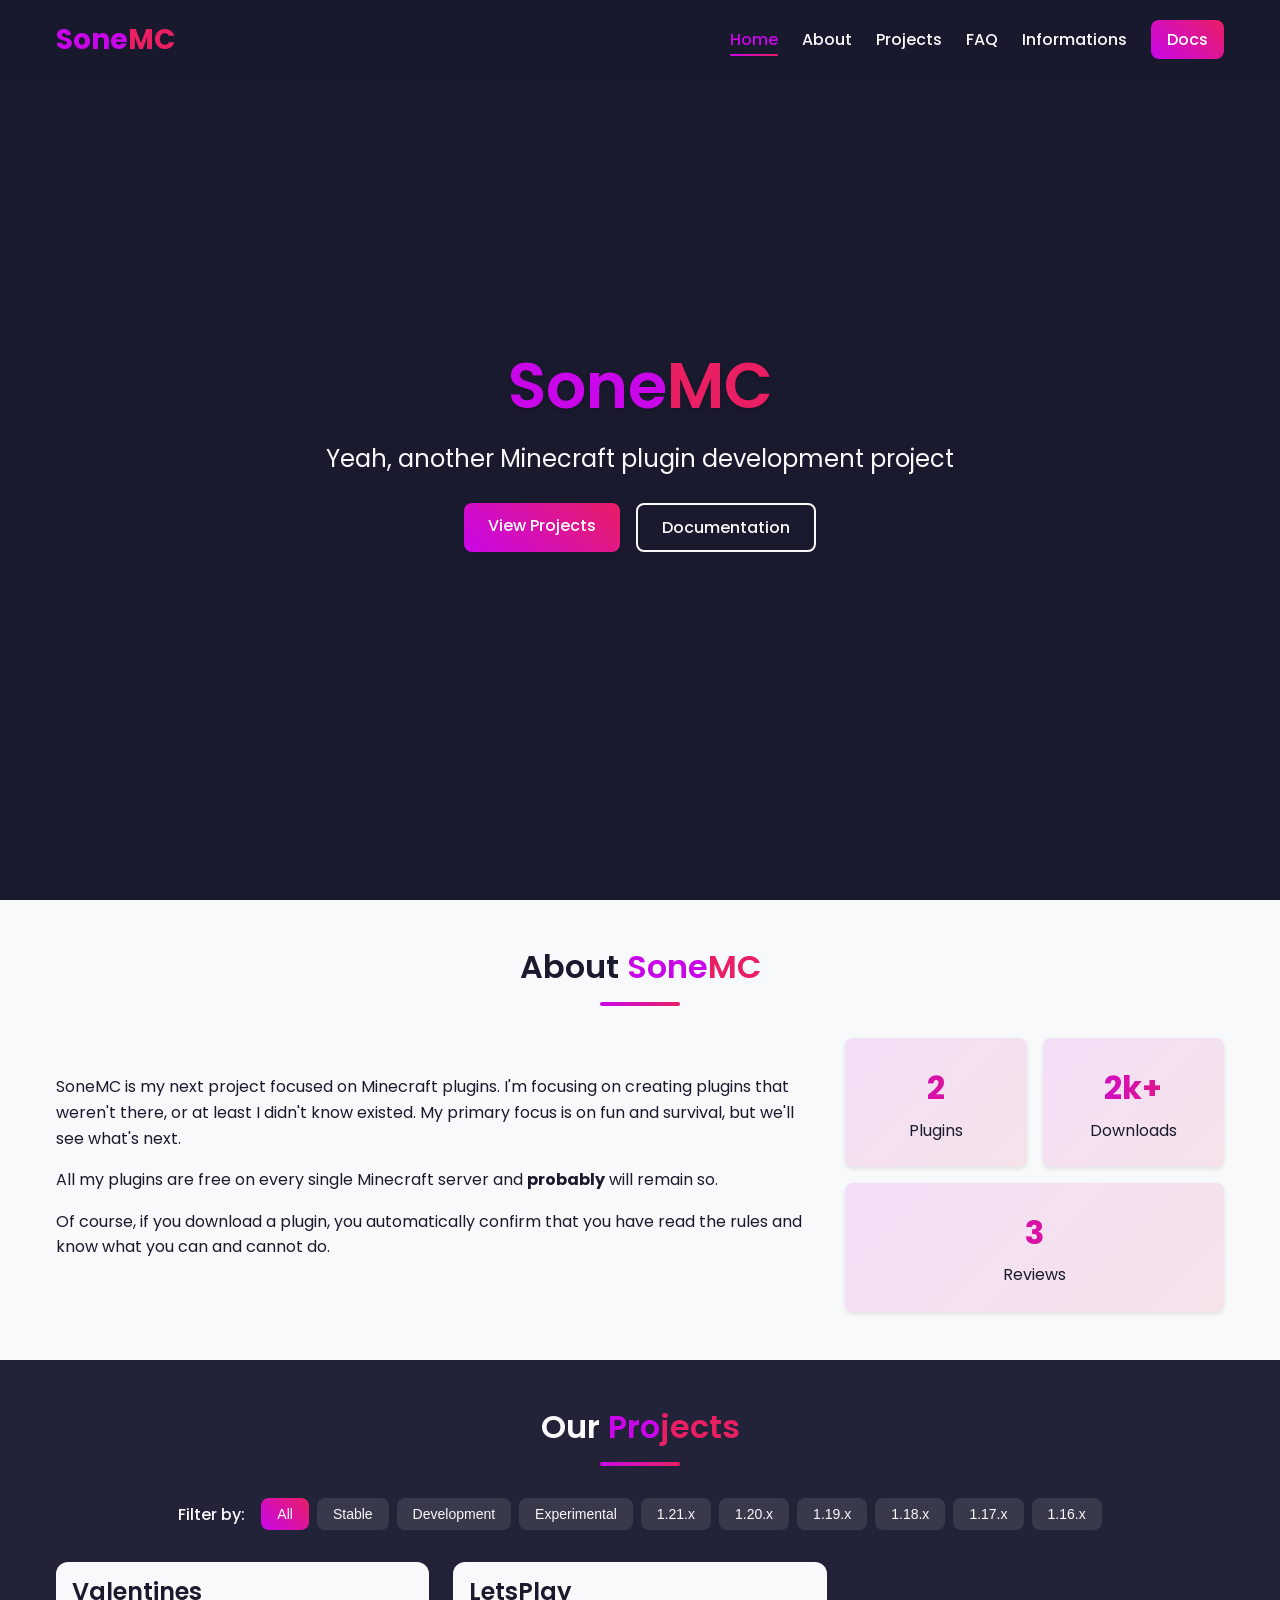
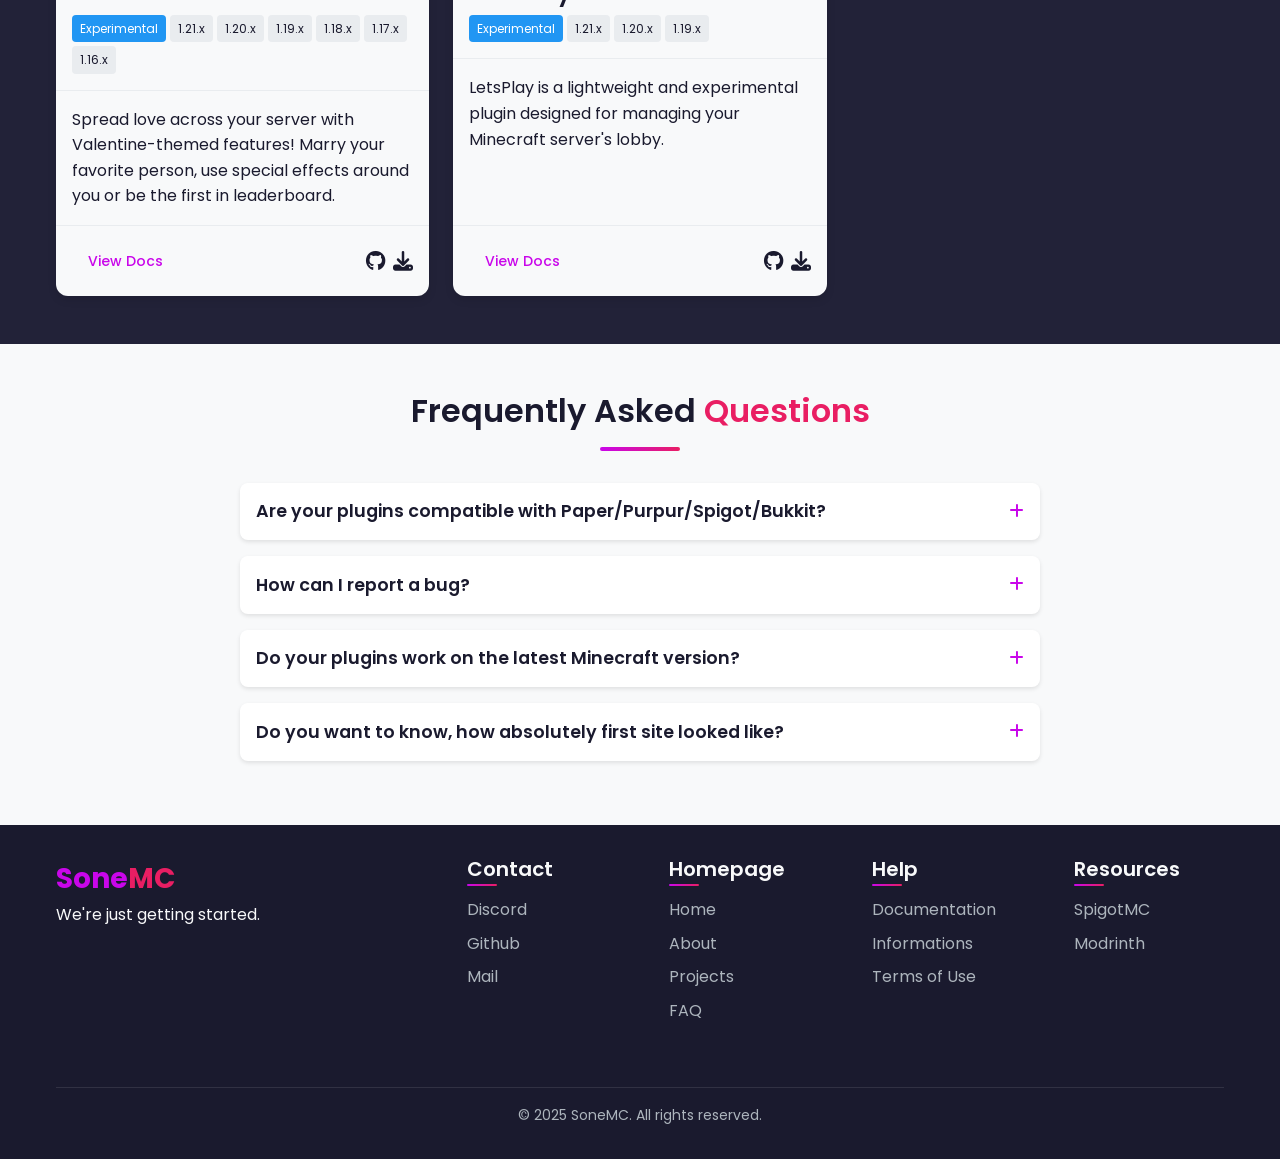
<file: index.html>
<!DOCTYPE html>
    <!-- Website is tested only on large screen (not mobiles) -->
    <!-- Website is tested only on large screen (not mobiles) -->
    <!-- Website is tested only on large screen (not mobiles) -->
<html lang="en">
<head>
    <meta charset="UTF-8">
    <meta name="viewport" content="width=device-width, initial-scale=1.0">
    <title>SoneMC - Homepage</title>

     <!-- SEO -->
    <meta name="keywords" content="Minecraft Plugins, SoneMC, Spigot, Paper, Plugin Development, Minecraft 1.20+, Minecraft Servers, Plugins, Mc">
    <meta name="description" content="SoneMC - Minecraft Plugin Development for 1.20+">
    <meta name="author" content="SoneMC, Wejkey">
    
    <!-- Discord & others -->
    <meta property="og:description" content="Free to use Minecraft plugins focused on Fun and Moderation. Primarly developed for versions 1.20 and above.">
    <meta property="og:image" content="https://github.com/SoneMCPL/Images/raw/main/website/SoneMC(PNG).png">
    <meta property="og:title" content="SoneMC - Minecraft Plugin Development">
    <meta property="og:url" content="https://sonemc.pages.dev">
    <meta property="og:type" content="website">

    <!-- Perf -->
    <link rel="dns-prefetch" href="https://cdnjs.cloudflare.com">
    <link rel="canonical" href="https://sonemc.pages.dev">

    <!-- Styles -->
    <link rel="stylesheet" href="assets/css/media.css">
    <link rel="stylesheet" href="assets/css/mediaglobal.css">
    <link rel="stylesheet" href="assets/css/global.css">
    <link rel="stylesheet" href="assets/css/main.css">
    <link rel="stylesheet" href="assets/css/scrollbar.css">
    <link rel="stylesheet" href="https://cdnjs.cloudflare.com/ajax/libs/font-awesome/6.4.0/css/all.min.css">
    <link rel="icon" href="assets/img/favicon.png">
</head>
<body>
    <header>
        <nav class="container">
            <div class="logo">
                <a href="index.html">
                    <span class="logo-sone">Sone</span><span class="logo-mc">MC</span>
                </a>
            </div>
            <div class="nav-toggle">
                <span></span>
                <span></span>
                <span></span>
            </div>
            <ul class="nav-links">
                <li><a href="#home" class="active">Home</a></li>
                <li><a href="#about">About</a></li>
                <li><a href="#projects">Projects</a></li>
                <li><a href="#faq">FAQ</a></li>
                <li><a href="information/index.html">Informations</a></li>
                <li><a href="docs/index.html" class="nav-docs">Docs</a></li>
            </ul>
        </nav>
    </header>

    <section id="home" class="hero">
        <div class="container">
            <div class="hero-content">
                <h1><span class="text-primary">Sone</span><span class="text-secondary">MC</span></h1>
                <p class="hero-tagline">Yeah, another Minecraft plugin development project</p>
                <div class="hero-buttons">
                    <a href="#projects" class="btn btn-primary">View Projects</a>
                    <a href="docs/index.html" class="btn btn-outline">Documentation</a>
                </div>
            </div>
        </div>
        <div class="hero-bg"></div>
    </section>

<!-- Devend    <section class="info-card">
        <div class="container">
            <div class="info-card-content">
                <h3><i class="fa-solid fa-circle-exclamation"></i> Development temporarily suspended</h3>
            </div>
        </div>
    </section> -->
    
    <section id="about" class="about section-padding">
        <div class="container">
            <div class="section-header">
                <h2>About <span class="text-primary">Sone</span><span class="text-secondary">MC</span></h2>
                <div class="section-line"></div>
            </div>
            <div class="about-content">
                <div class="about-text">
                    <p>SoneMC is my next project focused on Minecraft plugins. I'm focusing on creating plugins that weren't there, or at least I didn't know existed. My primary focus is on fun and survival, but we'll see what's next.</p>
                    <p>All my plugins are free on every single Minecraft server and <b>probably</b> will remain so.</p>
                    <p>Of course, if you download a plugin, you automatically confirm that you have read the rules and know what you can and cannot do.</p>
                </div>
                <div class="about-stats">
                    <div class="stat-item">
                        <div class="stat-number">2</div>
                        <div class="stat-label">Plugins</div>
                    </div>
                    <div class="stat-item">
                        <div class="stat-number">2k+</div>
                        <div class="stat-label">Downloads</div>
                    </div>
                    <div class="stat-item">
                        <div class="stat-number">3</div>
                        <div class="stat-label">Reviews</div>
                    </div>
                </div>
            </div>
        </div>
    </section>

    <section id="projects" class="projects section-padding section-dark">
        <div class="container">
            <div class="section-header">
                <h2>Our <span class="text-primary">Pro</span><span class="text-secondary">jects</span></h2>
                <div class="section-line"></div>
            </div>
            <div class="filter-container">
                <div class="filter-label">Filter by:</div>
                <div class="filter-buttons">
                    <button class="filter-btn active" data-filter="all">All</button>
                    <button class="filter-btn" data-filter="stable">Stable</button>
                    <button class="filter-btn" data-filter="development">Development</button>
                    <button class="filter-btn" data-filter="experimental">Experimental</button>
                    <button class="filter-btn" data-filter="1.21">1.21.x</button>
                    <button class="filter-btn" data-filter="1.20">1.20.x</button>
                    <button class="filter-btn" data-filter="1.19">1.19.x</button>
                    <button class="filter-btn" data-filter="1.18">1.18.x</button>
                    <button class="filter-btn" data-filter="1.17">1.17.x</button>
                    <button class="filter-btn" data-filter="1.16">1.16.x</button>
                </div>
            </div>
            <div class="projects-grid">
                <!-- Another project -->
                <div class="project-card" data-categories="experimental 1.21 1.20 1.19 1.18 1.17 1.16">
                    <div class="project-header">
                        <h3>Valentines</h3>
                        <div class="project-tags">
                            <span class="tag tag-experimental">Experimental</span>
                            <span class="tag">1.21.x</span>
                            <span class="tag">1.20.x</span>
                            <span class="tag">1.19.x</span>
                            <span class="tag">1.18.x</span>
                            <span class="tag">1.17.x</span>
                            <span class="tag">1.16.x</span>
                        </div>
                    </div>
                    <div class="project-body">
                        <p>Spread love across your server with Valentine-themed features! Marry your favorite person, use special effects around you or be the first in leaderboard.</p>
                    </div>
                    <div class="project-footer">
                        <a href="docs/plugins/valentines/index.html" class="btn btn-sm">View Docs</a>
                        <div class="project-links">
                            <a href="https://github.com/SoneMCPL/Valentines/releases" class="project-link"><i class="fab fa-github"></i></a>
                            <a href="https://www.spigotmc.org/resources/valentines.122853/download?version=588668" class="project-link"><i class="fas fa-download"></i></a>
                        </div>
                    </div>
                </div>
                <!-- Another project -->
                <div class="project-card" data-categories="experimental 1.21 1.20 1.19">
                    <div class="project-header">
                        <h3>LetsPlay</h3>
                        <div class="project-tags">
                            <span class="tag tag-experimental">Experimental</span>
                            <span class="tag">1.21.x</span>
                            <span class="tag">1.20.x</span>
                            <span class="tag">1.19.x</span>
                        </div>
                    </div>
                    <div class="project-body">
                        <p>LetsPlay is a lightweight and experimental plugin designed for managing your Minecraft server's lobby.</p>
                    </div>
                    <div class="project-footer">
                        <a href="docs/plugins/letsplay/index.html" class="btn btn-sm">View Docs</a>
                        <div class="project-links">
                            <a href="https://github.com/SoneMCPL/LetsPlay/releases" class="project-link"><i class="fab fa-github"></i></a>
                            <a href="https://www.spigotmc.org/resources/letsplay.124771/download?version=588318" class="project-link"><i class="fas fa-download"></i></a>
                        </div>
                    </div>
                </div>
            </div>
        </div>
    </section>

    <section id="faq" class="faq section-padding">
        <div class="container">
            <div class="section-header">
                <h2>Frequently Asked <span class="text-secondary">Questions</span></h2>
                <div class="section-line"></div>
            </div>
            <div class="faq-container">
                <div class="faq-item">
                    <div class="faq-question">
                        <h3>Are your plugins compatible with Paper/Purpur/Spigot/Bukkit?</h3>
                        <span class="faq-toggle"><i class="fas fa-plus"></i></span>
                    </div>
                    <div class="faq-answer">
                        <p>Yes, these plugins are compatible with these server softwares.</p>
                    </div>
                </div>
                <div class="faq-item">
                    <div class="faq-question">
                        <h3>How can I report a bug?</h3>
                        <span class="faq-toggle"><i class="fas fa-plus"></i></span>
                    </div>
                    <div class="faq-answer">
                        <p>The best way you can report a bug, is through Discord server.</p>
                    </div>
                </div>
                <div class="faq-item">
                    <div class="faq-question">
                        <h3>Do your plugins work on the latest Minecraft version?</h3>
                        <span class="faq-toggle"><i class="fas fa-plus"></i></span>
                    </div>
                    <div class="faq-answer">
                        <p>Yes, my priority are the newest Minecraft versions.</p>
                    </div>
                </div>
                <div class="faq-item">
                    <div class="faq-question">
                        <h3>Do you want to know, how absolutely first site looked like?</h3>
                        <span class="faq-toggle"><i class="fas fa-plus"></i></span>
                    </div>
                    <div class="faq-answer">
                        <p>This design is new. Its from April 29, 2025 and it is third redesign update of this site. You can check how it looked <a href="old/index.html">before</a>.</p>
                    </div>
                </div>
            </div>
        </div>
    </section>

    <footer>
        <div class="container">
            <div class="footer-content">
                <div class="footer-logo">
                    <span class="logo-sone">Sone</span><span class="logo-mc">MC</span>
                    <p>We're just getting started.</p>
                </div>
            
                <div class="footer-links">
                    <div class="footer-section">
                        <h3>Contact</h3>
                        <ul>
                            <li><a href="https://discord.gg/DxpqN5WXRt">Discord</a></li>
                            <li><a href="https://github.com/SoneMCPL">Github</a></li>
                            <li><a href="mailto:sonemcpl@gmail.com">Mail</a></li>
                        </ul>
                    </div>
                    <div class="footer-section">
                        <h3>Homepage</h3>
                        <ul>
                            <li><a href="https://sonemc.pages.dev/#home">Home</a></li>
                            <li><a href="https://sonemc.pages.dev/#about">About</a></li>
                            <li><a href="https://sonemc.pages.dev/#projects">Projects</a></li>
                            <li><a href="https://sonemc.pages.dev/#faq">FAQ</a></li>
                        </ul>
                    </div>
                    <div class="footer-section">
                        <h3>Help</h3>
                        <ul>
                            <li><a href="https://sonemc.pages.dev/docs">Documentation</a></li>
                            <li><a href="https://sonemc.pages.dev/information">Informations</a></li>
                            <li><a href="https://sonemc.pages.dev/terms">Terms of Use</a></li>
                        </ul>
                    </div>
                    <div class="footer-section">
                        <h3>Resources</h3>
                        <ul>
                            <li><a href="https://www.spigotmc.org/members/sonemc.2226356/">SpigotMC</a></li>
                            <li><a href="https://modrinth.com/user/SoneMC">Modrinth</a></li>
                        </ul>
                    </div>
                </div>
            </div>
            
            <div class="footer-bottom">
                <p>&copy; 2025 SoneMC. All rights reserved.</p>
            </div>
        </div>
    </footer>

    <div class="back-to-top">
        <i class="fas fa-arrow-up"></i>
    </div>

    <script src="assets/js/global.js"></script>
    <script src="assets/js/main.js"></script>
</body>
</html>
</file>
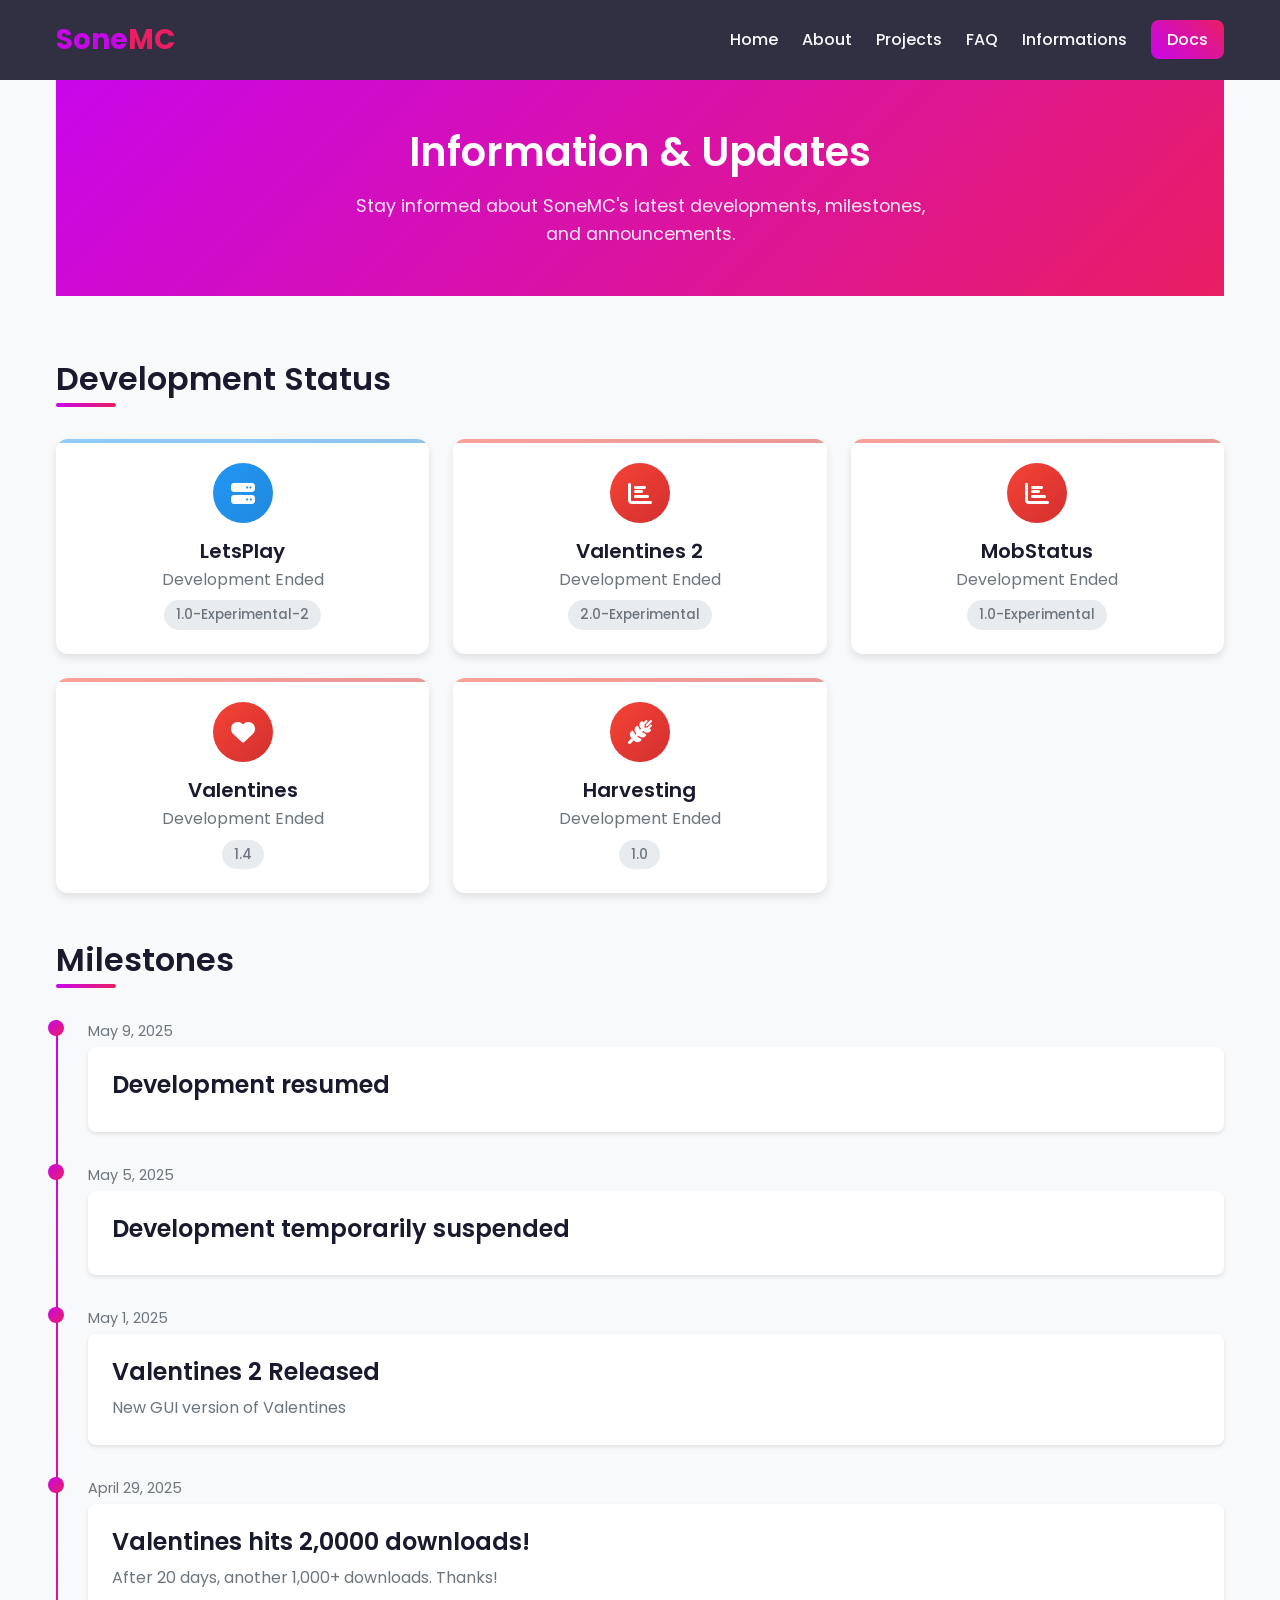
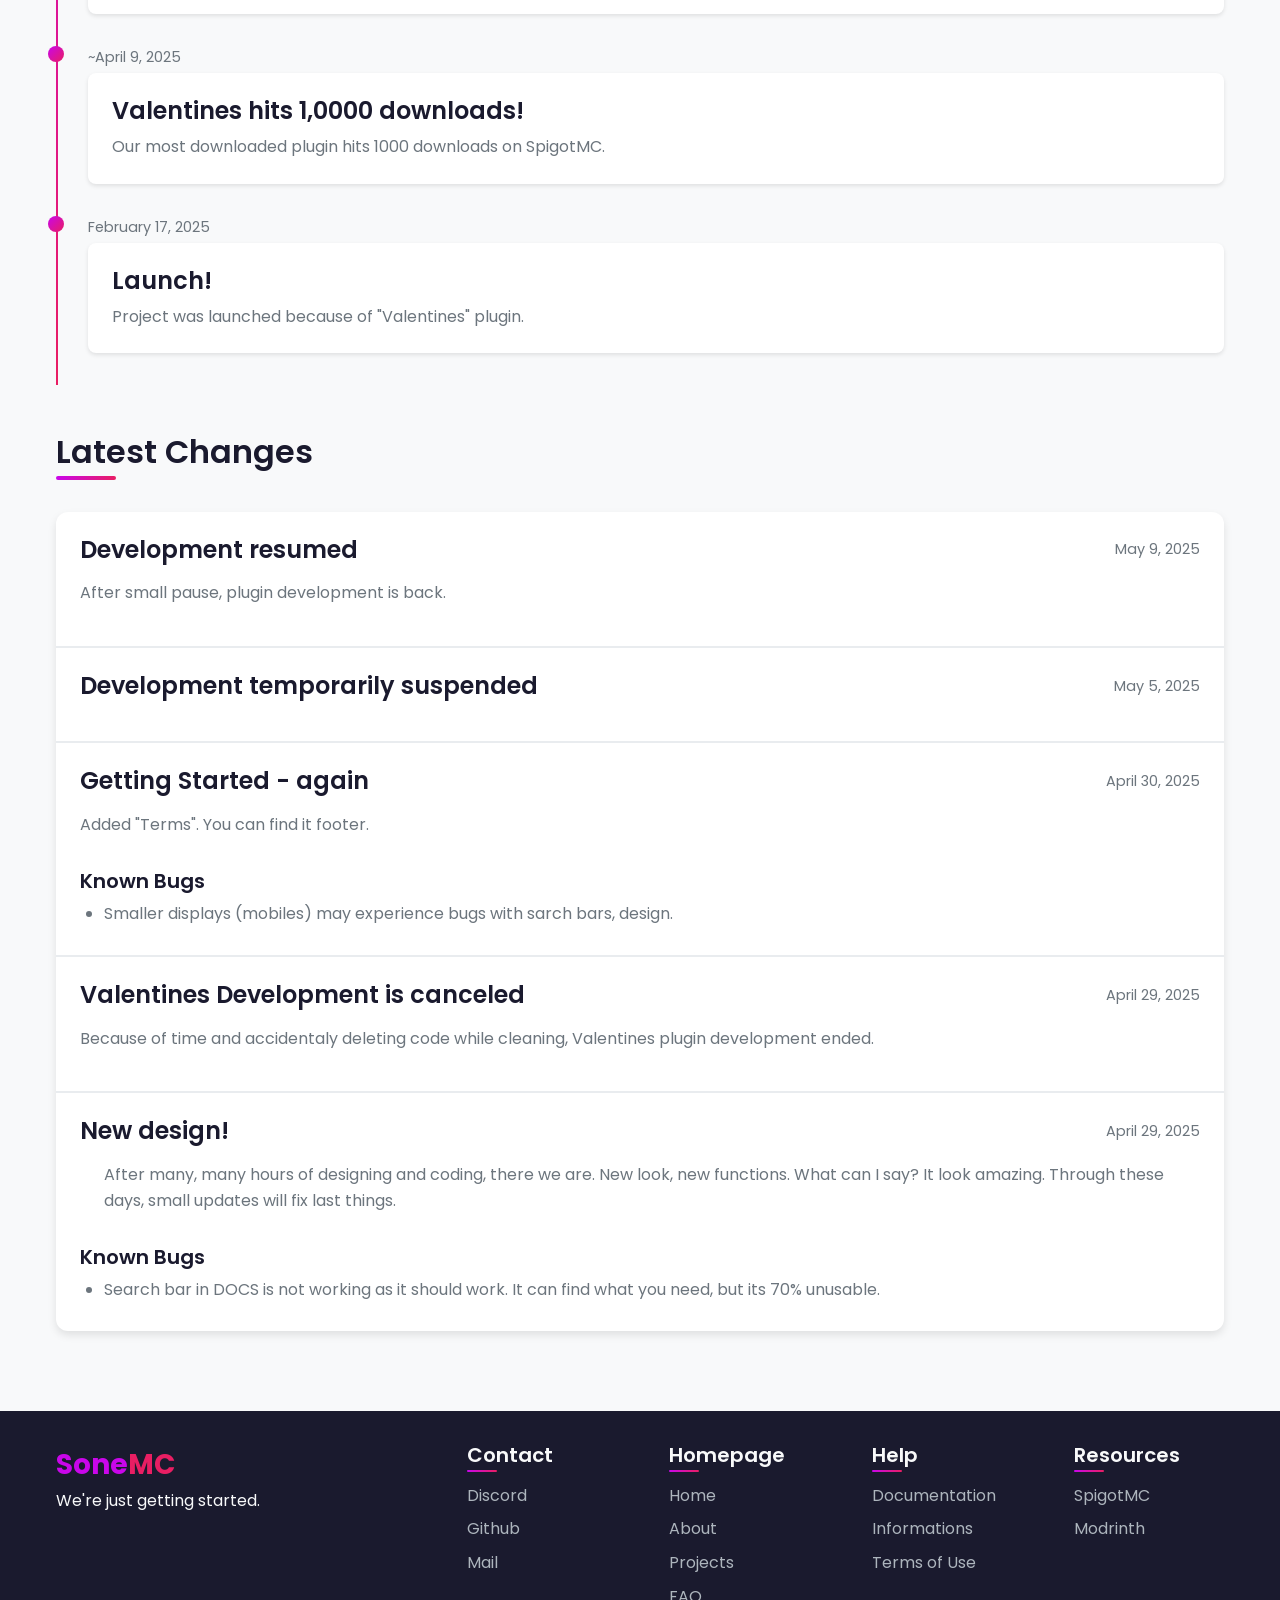
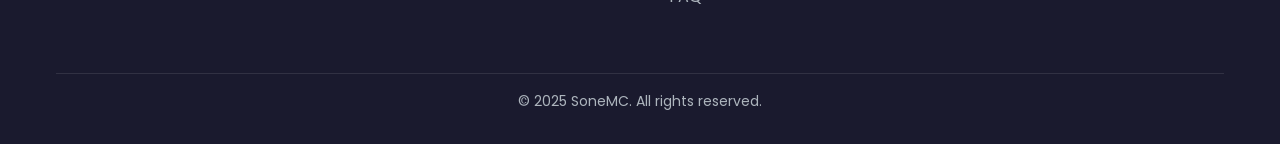
<file: information/index.html>
<!DOCTYPE html>
<html lang="en">
<head>
    <meta charset="UTF-8">
    <meta name="viewport" content="width=device-width, initial-scale=1.0">
    <title>SoneMC - Informations</title>

    <!-- SEO -->
    <meta name="keywords" content="Minecraft Plugins, SoneMC, Spigot, Paper, Plugin Development, Minecraft 1.20+, Minecraft Servers, Plugins, Mc">
    <meta name="description" content="SoneMC - Minecraft Plugin Development for 1.20+">
    <meta name="author" content="SoneMC, Wejkey">
    
    <!-- Discord & others -->
    <meta property="og:description" content="Free to use Minecraft plugins focused on Fun and Moderation. Primarly developed for versions 1.20 and above.">
    <meta property="og:image" content="https://github.com/SoneMCPL/Images/raw/main/website/SoneMC(PNG).png">
    <meta property="og:title" content="SoneMC - Minecraft Plugin Development">
    <meta property="og:url" content="https://sonemc.pages.dev">
    <meta property="og:type" content="website">
 
    <!-- Perf -->
    <link rel="dns-prefetch" href="https://cdnjs.cloudflare.com">
    <link rel="canonical" href="https://sonemc.pages.dev">
 
    <!-- Styles -->
    <link rel="stylesheet" href="../assets/css/media.css">
    <link rel="stylesheet" href="../assets/css/mediaglobal.css">
    <link rel="stylesheet" href="../assets/css/global.css">
    <link rel="stylesheet" href="../assets/css/information.css">
    <link rel="stylesheet" href="../assets/css/scrollbar.css">
    <link rel="stylesheet" href="https://cdnjs.cloudflare.com/ajax/libs/font-awesome/6.4.0/css/all.min.css">
    <link rel="icon" href="../assets/img/favicon.png">
</head>
<body>
    <header>
        <nav class="container">
            <div class="logo">
                <a href="../index.html">
                    <span class="logo-sone">Sone</span><span class="logo-mc">MC</span>
                </a>
            </div>
            <div class="nav-toggle">
                <span></span>
                <span></span>
                <span></span>
            </div>
            <ul class="nav-links">
                <li><a href="../index.html">Home</a></li>
                <li><a href="../index.html#about">About</a></li>
                <li><a href="../index.html#projects">Projects</a></li>
                <li><a href="../index.html#faq">FAQ</a></li>
                <li><a href="../information/index.html">Informations</a></li>
                <li><a href="../docs/index.html" class="nav-docs">Docs</a></li>
            </ul>
        </nav>
    </header>

    <main class="info-container">
        <div class="container">
            <div class="info-header">
                <h1>Information & Updates</h1>
                <p>Stay informed about SoneMC's latest developments, milestones, and announcements.</p>
            </div>

            <div class="info-sections">
                <section class="info-section">
                    <h2>Development Status</h2>
                    <div class="status-grid">

                        <div class="status-card experimental">
                            <div class="status-icon">
                                <i class="fa-solid fa-server"></i>
                            </div>
                            <h3>LetsPlay</h3>
                            <p>Development Ended</p>
                            <span class="status-badge">1.0-Experimental-2</span>
                        </div>

                        <div class="status-card ended">
                            <div class="status-icon">
                                <i class="fas fa-chart-bar"></i>
                            </div>
                            <h3>Valentines 2</h3>
                            <p>Development Ended</p>
                            <span class="status-badge">2.0-Experimental</span>
                        </div>

                        <div class="status-card ended">
                            <div class="status-icon">
                                <i class="fas fa-chart-bar"></i>
                            </div>
                            <h3>MobStatus</h3>
                            <p>Development Ended</p>
                            <span class="status-badge">1.0-Experimental</span>
                        </div>

                        <div class="status-card ended">
                            <div class="status-icon">
                                <i class="fas fa-heart"></i>
                            </div>
                            <h3>Valentines</h3>
                            <p>Development Ended</p>
                            <span class="status-badge">1.4</span>
                        </div>

                        <div class="status-card ended">
                            <div class="status-icon">
                                <i class="fas fa-wheat-awn"></i>
                            </div>
                            <h3>Harvesting</h3>
                            <p>Development Ended</p>
                            <span class="status-badge">1.0</span>
                        </div>
        
                    </div>
                </section>

                <section class="info-section">
                    <h2>Milestones</h2>
                    <div class="timeline">
                        <div class="timeline-item">
                            <div class="timeline-date">May 9, 2025</div>
                            <div class="timeline-content">
                                <h3>Development resumed</h3>
                            </div>
                        </div>
                        <div class="timeline-item">
                            <div class="timeline-date">May 5, 2025</div>
                            <div class="timeline-content">
                                <h3>Development temporarily suspended</h3>
                            </div>
                        </div>
                        <div class="timeline-item">
                            <div class="timeline-date">May 1, 2025</div>
                            <div class="timeline-content">
                                <h3>Valentines 2 Released</h3>
                                <p>New GUI version of Valentines</p>
                            </div>
                        </div>
                        <div class="timeline-item">
                            <div class="timeline-date">April 29, 2025</div>
                            <div class="timeline-content">
                                <h3>Valentines hits 2,0000 downloads!</h3>
                                <p>After 20 days, another 1,000+ downloads. Thanks!</p>
                            </div>
                        </div>
                        <div class="timeline-item">
                            <div class="timeline-date">~April 9, 2025</div>
                            <div class="timeline-content">
                                <h3>Valentines hits 1,0000 downloads!</h3>
                                <p>Our most downloaded plugin hits 1000 downloads on SpigotMC.</p>
                            </div>
                        </div>
                        <div class="timeline-item">
                            <div class="timeline-date">February 17, 2025</div>
                            <div class="timeline-content">
                                <h3>Launch!</h3>
                                <p>Project was launched because of "Valentines" plugin.</p>
                            </div>
                        </div>
                    </div>
                </section>

                <section class="info-section">
                    <h2>Latest Changes</h2>
                    <div class="changelog">

                        <div class="changelog-version">
                            <div class="version-header">
                                <h3>Development resumed</h3>
                                <span class="version-date">May 9, 2025</span>
                            </div>
                            <div class="version-changes">
                                <div class="change-type">
                                    <p>After small pause, plugin development is back.</p>
                                </div>
                            </div>
                        </div>
                        
                        <div class="changelog-version">
                            <div class="version-header">
                                <h3>Development temporarily suspended</h3>
                                <span class="version-date">May 5, 2025</span>
                            </div>
                        </div>

                        <div class="changelog-version">
                            <div class="version-header">
                                <h3>Getting Started - again</h3>
                                <span class="version-date">April 30, 2025</span>
                            </div>
                            <div class="version-changes">
                                <div class="change-type">
                                    <p>Added "Terms". You can find it footer.</p>
                                </div>
                                <div class="change-type">
                                    <h4>Known Bugs</h4>
                                    <ul>
                                        <li>Smaller displays (mobiles) may experience bugs with sarch bars, design.</li>
                                    </ul>
                                </div>
                            </div>
                        </div>

                        <div class="changelog-version">
                            <div class="version-header">
                                <h3>Valentines Development is canceled</h3>
                                <span class="version-date">April 29, 2025</span>
                            </div>
                            <div class="version-changes">
                                <div class="change-type">
                                    <p>Because of time and accidentaly deleting code while cleaning, Valentines plugin development ended.</p>
                                </div>
                            </div>
                        </div>

                        <div class="changelog-version">
                            <div class="version-header">
                                <h3>New design!</h3>
                                <span class="version-date">April 29, 2025</span>
                            </div>
                            <div class="version-changes">
                                <div class="change-type">
                                    <ul>
                                        <p>After many, many hours of designing and coding, there we are. New look, new functions. What can I say? It look amazing.
                                           Through these days, small updates will fix last things.
                                        </p>
                                    </ul>
                                </div>
                                <div class="change-type">
                                    <h4>Known Bugs</h4>
                                    <ul>
                                        <li>Search bar in DOCS is not working as it should work. It can find what you need, but its 70% unusable.</li>
                                    </ul>
                                </div>
                            </div>
                        </div>

                    </div>
                </section>

            </div>
        </div>
    </main>

    <footer>
        <div class="container">
            <div class="footer-content">
                <div class="footer-logo">
                    <span class="logo-sone">Sone</span><span class="logo-mc">MC</span>
                    <p>We're just getting started.</p>
                </div>
            
                <div class="footer-links">
                    <div class="footer-section">
                        <h3>Contact</h3>
                        <ul>
                            <li><a href="https://discord.gg/DxpqN5WXRt">Discord</a></li>
                            <li><a href="https://github.com/SoneMCPL">Github</a></li>
                            <li><a href="mailto:sonemcpl@gmail.com">Mail</a></li>
                        </ul>
                    </div>
                    <div class="footer-section">
                        <h3>Homepage</h3>
                        <ul>
                            <li><a href="https://sonemc.pages.dev/#home">Home</a></li>
                            <li><a href="https://sonemc.pages.dev/#about">About</a></li>
                            <li><a href="https://sonemc.pages.dev/#projects">Projects</a></li>
                            <li><a href="https://sonemc.pages.dev/#faq">FAQ</a></li>
                        </ul>
                    </div>
                    <div class="footer-section">
                        <h3>Help</h3>
                        <ul>
                            <li><a href="https://sonemc.pages.dev/docs">Documentation</a></li>
                            <li><a href="https://sonemc.pages.dev/information">Informations</a></li>
                            <li><a href="https://sonemc.pages.dev/terms">Terms of Use</a></li>
                        </ul>
                    </div>
                    <div class="footer-section">
                        <h3>Resources</h3>
                        <ul>
                            <li><a href="https://www.spigotmc.org/members/sonemc.2226356/">SpigotMC</a></li>
                            <li><a href="https://modrinth.com/user/SoneMC">Modrinth</a></li>
                        </ul>
                    </div>
                </div>
            </div>
            
            <div class="footer-bottom">
                <p>&copy; 2025 SoneMC. All rights reserved.</p>
            </div>
        </div>
    </footer>

    <div class="back-to-top">
        <i class="fas fa-arrow-up"></i>
    </div>

    <script src="../assets/js/global.js"></script>
</body>
</html>
</file>
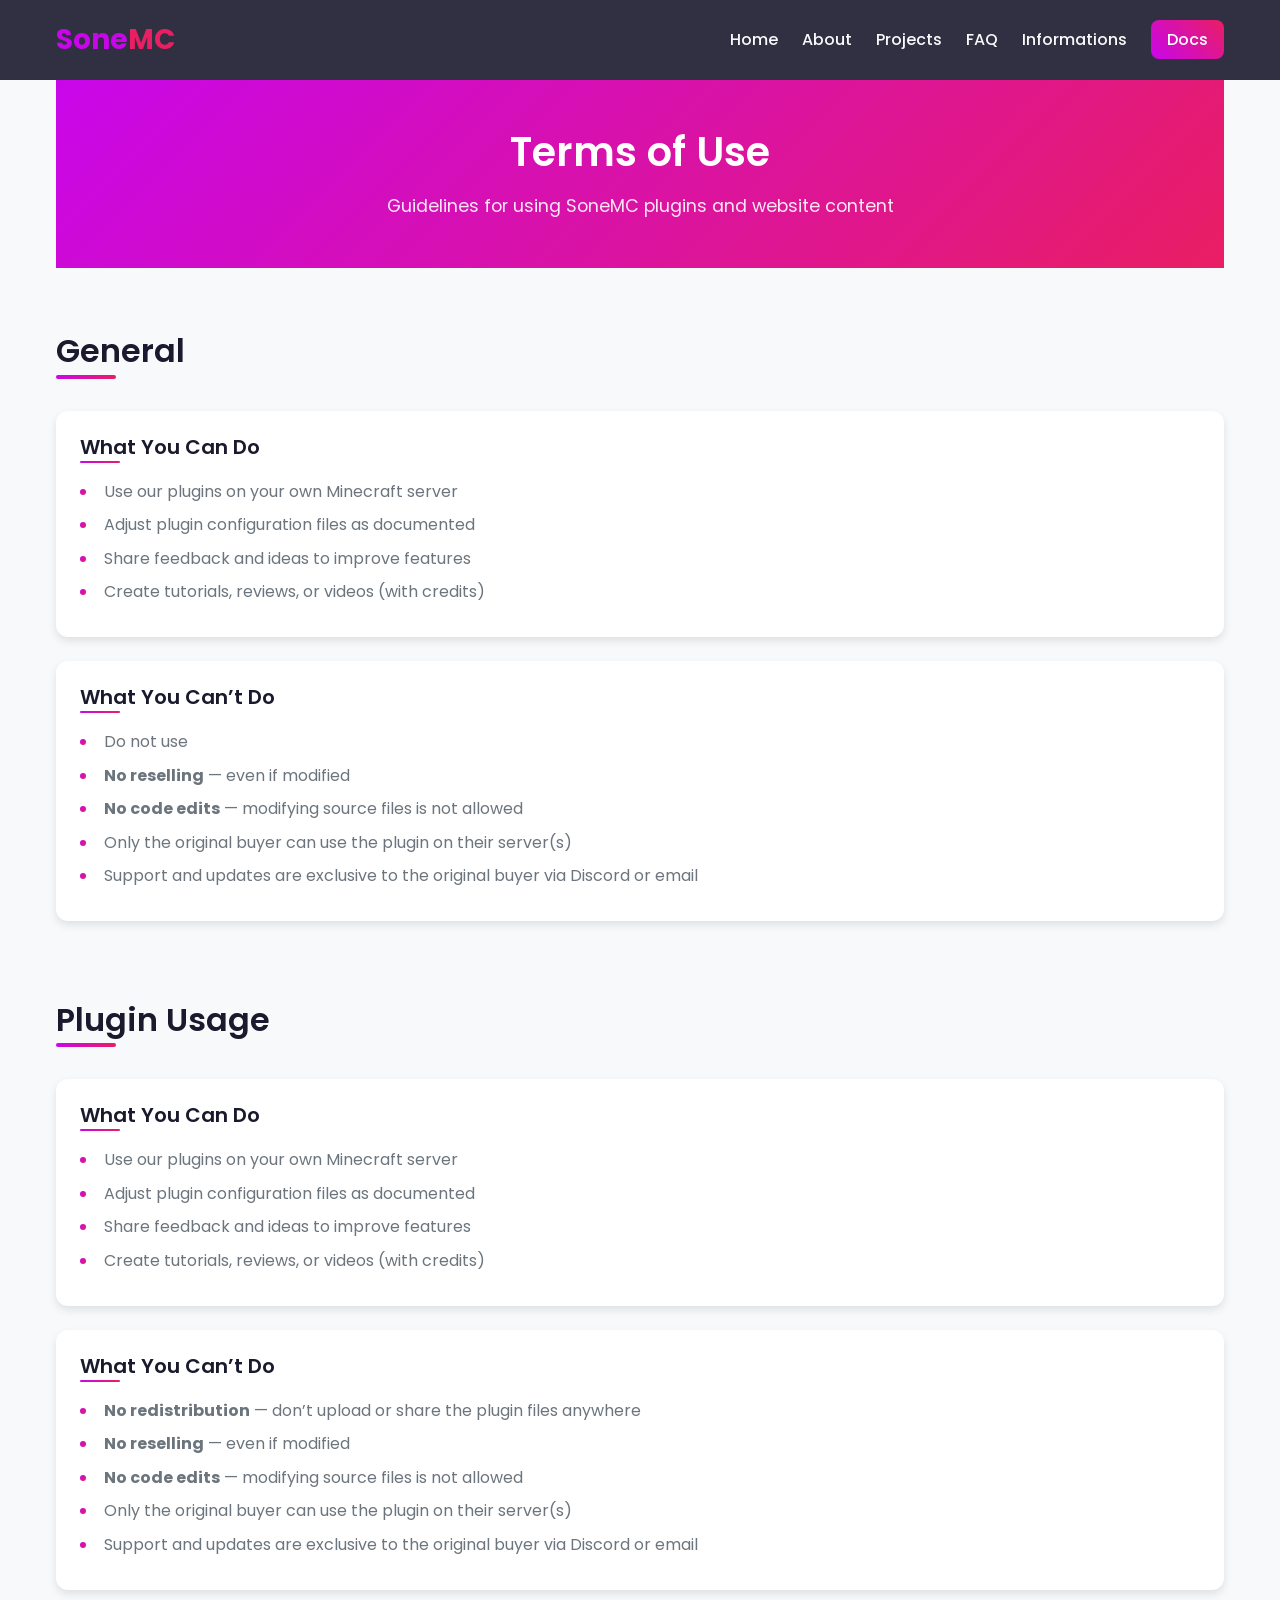
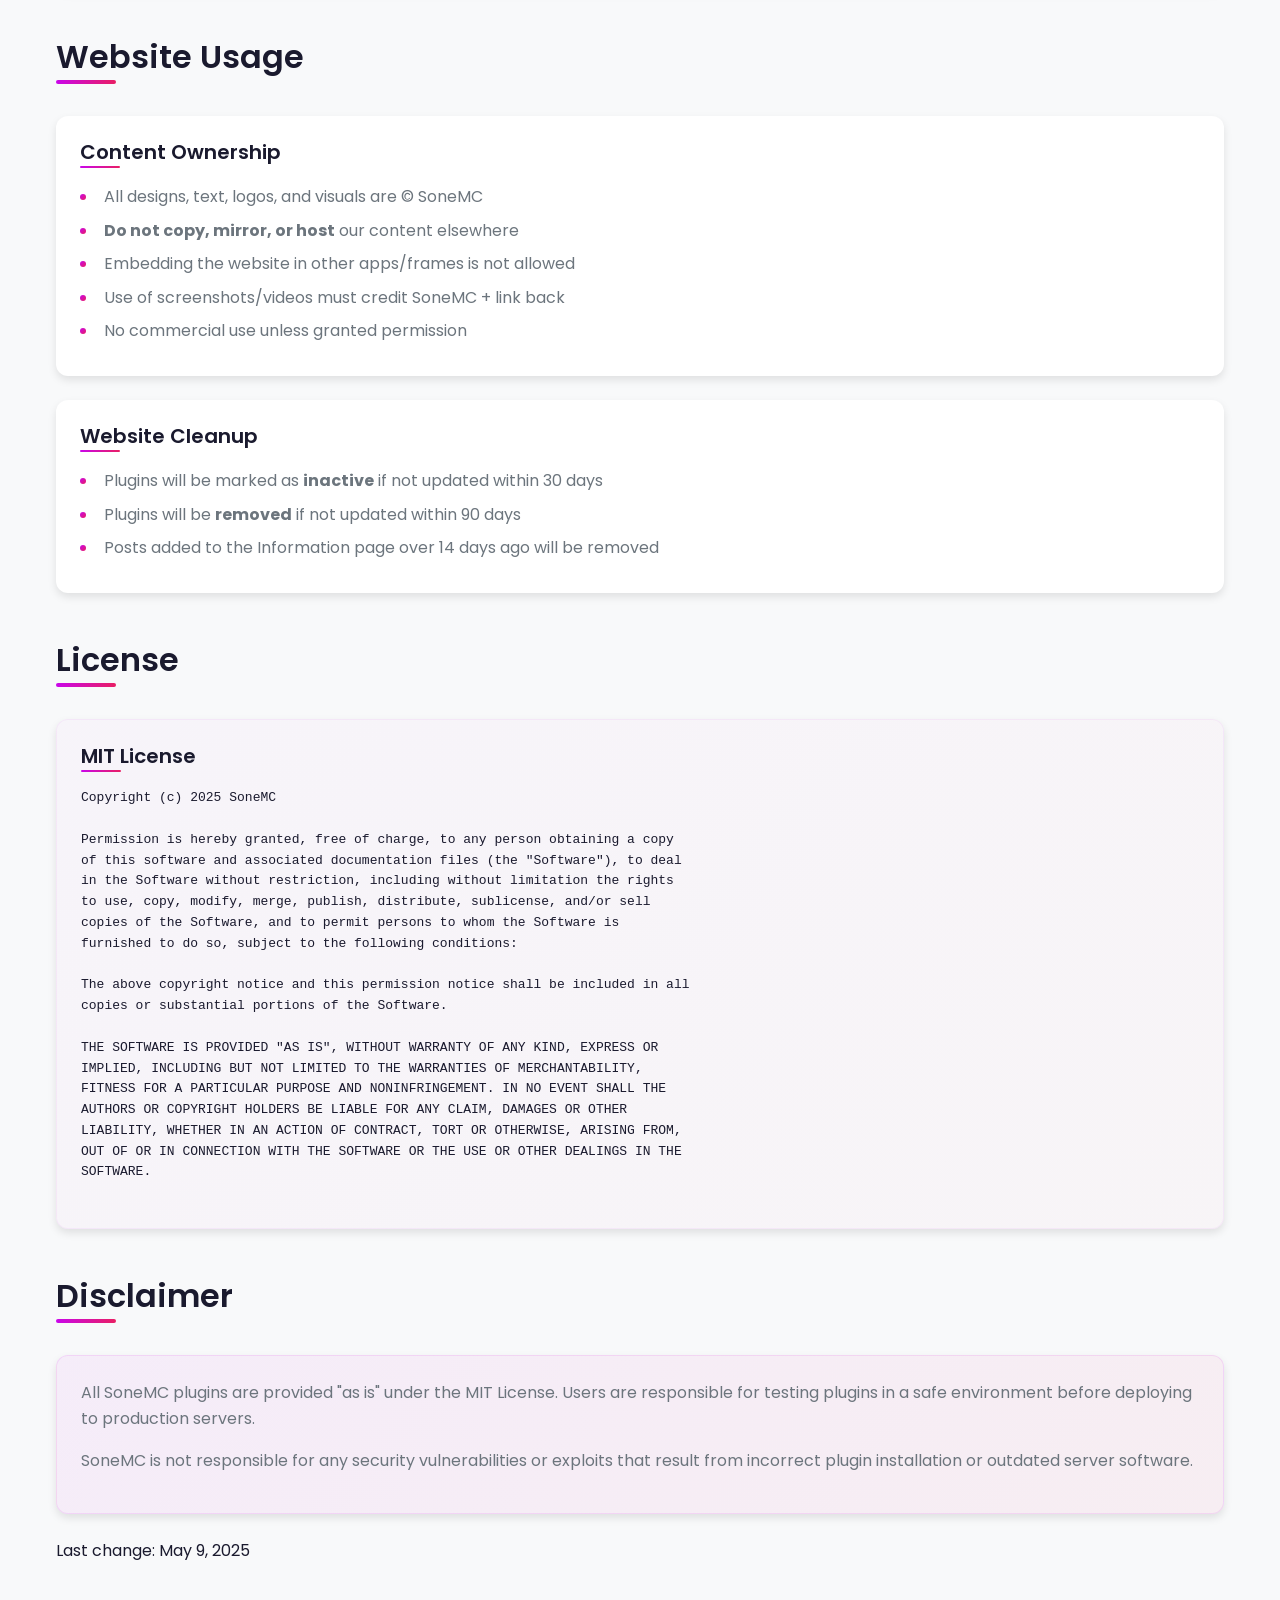
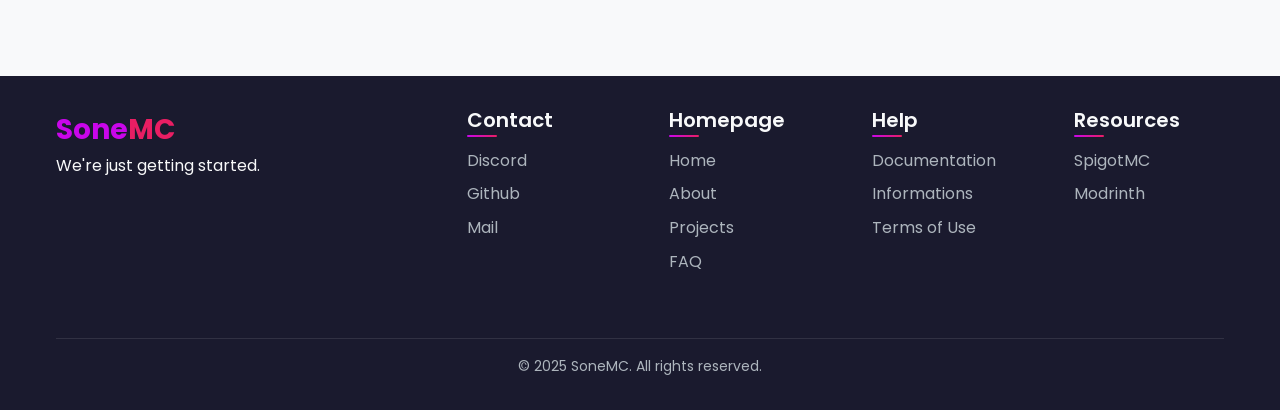
<file: terms/index.html>
<!DOCTYPE html>
<html lang="en">
<head>
    <meta charset="UTF-8">
    <meta name="viewport" content="width=device-width, initial-scale=1.0">
    <title>SoneMC - Terms</title>

    <!-- SEO -->
    <meta name="keywords" content="Minecraft Plugins, SoneMC, Terms of Use, Plugin Usage, Copyright">
    <meta name="description" content="SoneMC Terms of Use - Guidelines for plugin usage and website copyright information">
    <meta name="author" content="SoneMC, Wejkey">
    
    <!-- Discord & others -->
    <meta property="og:description" content="Terms of Use and guidelines for SoneMC plugins and website content">
    <meta property="og:image" content="https://github.com/SoneMCPL/Images/raw/main/website/SoneMC(PNG).png">
    <meta property="og:title" content="SoneMC - Terms of Use">
    <meta property="og:url" content="https://sonemc.pages.dev/terms">
    <meta property="og:type" content="website">
 
    <!-- Perf -->
    <link rel="dns-prefetch" href="https://cdnjs.cloudflare.com">
    <link rel="canonical" href="https://sonemc.pages.dev/terms">
 
    <!-- Styles -->
    <link rel="stylesheet" href="../assets/css/media.css">
    <link rel="stylesheet" href="../assets/css/mediaglobal.css">
    <link rel="stylesheet" href="../assets/css/global.css">
    <link rel="stylesheet" href="../assets/css/terms.css">
    <link rel="stylesheet" href="../assets/css/scrollbar.css">
    <link rel="stylesheet" href="https://cdnjs.cloudflare.com/ajax/libs/font-awesome/6.4.0/css/all.min.css">
    <link rel="icon" href="../assets/img/favicon.png">
</head>
<body>
    <header>
        <nav class="container">
            <div class="logo">
                <a href="../index.html">
                    <span class="logo-sone">Sone</span><span class="logo-mc">MC</span>
                </a>
            </div>
            <div class="nav-toggle">
                <span></span>
                <span></span>
                <span></span>
            </div>
            <ul class="nav-links">
                <li><a href="../index.html">Home</a></li>
                <li><a href="../index.html#about">About</a></li>
                <li><a href="../index.html#projects">Projects</a></li>
                <li><a href="../index.html#faq">FAQ</a></li>
                <li><a href="../information/index.html">Informations</a></li>
                <li><a href="../docs/index.html" class="nav-docs">Docs</a></li>
            </ul>
        </nav>
    </header>

    <main class="terms-container">
        <div class="container">
            <div class="terms-header">
                <h1>Terms of Use</h1>
                <p>Guidelines for using SoneMC plugins and website content</p>
            </div>

            <div class="terms-sections">
                <section class="terms-section">
                    <h2>General</h2>
                
                    <div class="terms-card">
                        <h3>What You Can Do</h3>
                        <ul>
                            <li>Use our plugins on your own Minecraft server</li>
                            <li>Adjust plugin configuration files as documented</li>
                            <li>Share feedback and ideas to improve features</li>
                            <li>Create tutorials, reviews, or videos (with credits)</li>
                        </ul>
                    </div>
                
                    <div class="terms-card">
                        <h3>What You Can’t Do</h3>
                        <ul>
                            <li>Do not use </li>
                            <li><strong>No reselling</strong> — even if modified</li>
                            <li><strong>No code edits</strong> — modifying source files is not allowed</li>
                            <li>Only the original buyer can use the plugin on their server(s)</li>
                            <li>Support and updates are exclusive to the original buyer via Discord or email</li>
                        </ul>
                    </div>
                </section>

            <div class="terms-sections">
                <section class="terms-section">
                    <h2>Plugin Usage</h2>
                
                    <div class="terms-card">
                        <h3>What You Can Do</h3>
                        <ul>
                            <li>Use our plugins on your own Minecraft server</li>
                            <li>Adjust plugin configuration files as documented</li>
                            <li>Share feedback and ideas to improve features</li>
                            <li>Create tutorials, reviews, or videos (with credits)</li>
                        </ul>
                    </div>
                
                    <div class="terms-card">
                        <h3>What You Can’t Do</h3>
                        <ul>
                            <li><strong>No redistribution</strong> — don’t upload or share the plugin files anywhere</li>
                            <li><strong>No reselling</strong> — even if modified</li>
                            <li><strong>No code edits</strong> — modifying source files is not allowed</li>
                            <li>Only the original buyer can use the plugin on their server(s)</li>
                            <li>Support and updates are exclusive to the original buyer via Discord or email</li>
                        </ul>
                    </div>
                </section>

                <section class="terms-section">
                    <h2>Website Usage</h2>
                
                    <div class="terms-card">
                        <h3>Content Ownership</h3>
                        <ul>
                            <li>All designs, text, logos, and visuals are © SoneMC</li>
                            <li><strong>Do not copy, mirror, or host</strong> our content elsewhere</li>
                            <li>Embedding the website in other apps/frames is not allowed</li>
                            <li>Use of screenshots/videos must credit SoneMC + link back</li>
                            <li>No commercial use unless granted permission</li>
                        </ul>
                    </div>
                
                    <div class="terms-card">
                        <h3>Website Cleanup</h3>
                        <ul>
                            <li>Plugins will be marked as <b>inactive</b> if not updated within 30 days</li>
                            <li>Plugins will be <b>removed</b> if not updated within 90 days</li>
                            <li>Posts added to the Information page over 14 days ago will be removed</li>
                        </ul>                        
                    </div>
                </section>
                

                <section class="terms-section">
                    <h2>License</h2>
                    <div class="terms-card license">
                        <h3>MIT License</h3>
                        <pre>
Copyright (c) 2025 SoneMC

Permission is hereby granted, free of charge, to any person obtaining a copy
of this software and associated documentation files (the "Software"), to deal
in the Software without restriction, including without limitation the rights
to use, copy, modify, merge, publish, distribute, sublicense, and/or sell
copies of the Software, and to permit persons to whom the Software is
furnished to do so, subject to the following conditions:

The above copyright notice and this permission notice shall be included in all
copies or substantial portions of the Software.

THE SOFTWARE IS PROVIDED "AS IS", WITHOUT WARRANTY OF ANY KIND, EXPRESS OR
IMPLIED, INCLUDING BUT NOT LIMITED TO THE WARRANTIES OF MERCHANTABILITY,
FITNESS FOR A PARTICULAR PURPOSE AND NONINFRINGEMENT. IN NO EVENT SHALL THE
AUTHORS OR COPYRIGHT HOLDERS BE LIABLE FOR ANY CLAIM, DAMAGES OR OTHER
LIABILITY, WHETHER IN AN ACTION OF CONTRACT, TORT OR OTHERWISE, ARISING FROM,
OUT OF OR IN CONNECTION WITH THE SOFTWARE OR THE USE OR OTHER DEALINGS IN THE
SOFTWARE.
                            </pre>
                    </div>
                </section>

                <section class="terms-section">
                    <h2>Disclaimer</h2>
                    <div class="terms-card disclaimer">
                        <p>All SoneMC plugins are provided "as is" under the MIT License. Users are responsible for testing plugins in a safe environment before deploying to production servers.</p>
                        <p>SoneMC is not responsible for any security vulnerabilities or exploits that result from incorrect plugin installation or outdated server software.</p>
                    </div>

                    <p>Last change: May 9, 2025</p>

                </section>

            </div>
        </div>
    </main>

    <footer>
        <div class="container">
            <div class="footer-content">
                <div class="footer-logo">
                    <span class="logo-sone">Sone</span><span class="logo-mc">MC</span>
                    <p>We're just getting started.</p>
                </div>
            
                <div class="footer-links">
                    <div class="footer-section">
                        <h3>Contact</h3>
                        <ul>
                            <li><a href="https://discord.gg/DxpqN5WXRt">Discord</a></li>
                            <li><a href="https://github.com/SoneMCPL">Github</a></li>
                            <li><a href="mailto:sonemcpl@gmail.com">Mail</a></li>
                        </ul>
                    </div>
                    <div class="footer-section">
                        <h3>Homepage</h3>
                        <ul>
                            <li><a href="https://sonemc.pages.dev/#home">Home</a></li>
                            <li><a href="https://sonemc.pages.dev/#about">About</a></li>
                            <li><a href="https://sonemc.pages.dev/#projects">Projects</a></li>
                            <li><a href="https://sonemc.pages.dev/#faq">FAQ</a></li>
                        </ul>
                    </div>
                    <div class="footer-section">
                        <h3>Help</h3>
                        <ul>
                            <li><a href="https://sonemc.pages.dev/docs">Documentation</a></li>
                            <li><a href="https://sonemc.pages.dev/information">Informations</a></li>
                            <li><a href="https://sonemc.pages.dev/terms">Terms of Use</a></li>
                        </ul>
                    </div>
                    <div class="footer-section">
                        <h3>Resources</h3>
                        <ul>
                            <li><a href="https://www.spigotmc.org/members/sonemc.2226356/">SpigotMC</a></li>
                            <li><a href="https://modrinth.com/user/SoneMC">Modrinth</a></li>
                        </ul>
                    </div>
                </div>
            </div>
            
            <div class="footer-bottom">
                <p>&copy; 2025 SoneMC. All rights reserved.</p>
            </div>
        </div>
    </footer>

    <div class="back-to-top">
        <i class="fas fa-arrow-up"></i>
    </div>


    <script src="../assets/js/global.js"></script>
</body>
</html>
</file>
<file: assets/css/media.css>
@media screen and (max-width: 1200px) {
    .hero h1 {
        font-size: 3.5rem;
    }

    .projects-grid {
        grid-template-columns: repeat(auto-fill, minmax(300px, 1fr));
    }

    .docs-content {
        padding: var(--spacing-xl) var(--spacing-lg);
    }

    .docs-sidebar {
        width: 280px;
    }
}

@media screen and (max-width: 992px) {
    .hero h1 {
        font-size: 3rem;
    }

    .hero-tagline {
        font-size: 1.25rem;
    }

    .about-content {
        flex-direction: column;
        gap: var(--spacing-xl);
    }

    .about-text {
        min-width: 100%;
    }

    .about-stats {
        width: 100%;
    }

    .stat-item {
        min-width: 150px;
    }

    .projects-grid {
        grid-template-columns: repeat(auto-fill, minmax(280px, 1fr));
        gap: var(--spacing-md);
    }

    .project-card {
        margin: 0;
    }

    .docs-content {
        padding: var(--spacing-lg);
    }

    .plugin-header {
        flex-direction: column;
        align-items: flex-start;
        gap: var(--spacing-md);
    }

    .docs-table {
        display: block;
        overflow-x: auto;
    }

    .faq-container {
        max-width: 100%;
    }
}

@media screen and (max-width: 768px) {
    .hero h1 {
        font-size: 2.75rem;
    }

    .hero-tagline {
        font-size: 1.1rem;
    }

    .stat-item {
        min-width: calc(50% - var(--spacing-md));
    }

    .docs-sidebar {
        transform: translateX(-100%);
        box-shadow: var(--shadow-lg);
    }

    .docs-sidebar.active {
        transform: translateX(0);
    }

    .docs-content {
        margin-left: 0;
        max-width: 100%;
    }

    .sidebar-search input {
        font-size: 0.9rem;
    }

    .sidebar-nav a {
        font-size: 0.9rem;
    }

    .status-grid {
        grid-template-columns: repeat(auto-fit, minmax(250px, 1fr));
    }

    .timeline {
        padding-left: var(--spacing-lg);
    }

    .timeline-item::before {
        left: calc(-1 * var(--spacing-lg));
    }
}

@media screen and (max-width: 576px) {
    .hero {
        min-height: 500px;
    }

    .hero h1 {
        font-size: 2.25rem;
    }

    .hero-buttons {
        flex-direction: column;
        width: 100%;
        max-width: 300px;
        margin: 0 auto;
    }

    .stat-item {
        min-width: 100%;
    }

    .projects-grid {
        grid-template-columns: 1fr;
    }

    .filter-buttons {
        flex-wrap: wrap;
        justify-content: center;
    }

    .docs-content {
        padding: var(--spacing-md);
    }

    .plugin-download {
        flex-direction: column;
    }

    .docs-nav {
        flex-direction: column;
        gap: var(--spacing-md);
    }

    .status-grid,
    .roadmap {
        grid-template-columns: 1fr;
    }

    .changelog-version {
        padding: var(--spacing-md);
    }

    .terms-card {
        padding: var(--spacing-md);
    }
}

@media screen and (max-width: 375px) {
    .hero h1 {
        font-size: 2rem;
    }

    .hero-tagline {
        font-size: 1rem;
    }

    .docs-sidebar {
        width: 100%;
    }

    .sidebar-header h2 {
        font-size: 1.25rem;
    }

    .sidebar-nav .sidebar-section h3 {
        font-size: 0.9rem;
    }

    .timeline-content {
        padding: var(--spacing-md);
    }

    .roadmap-item {
        padding: var(--spacing-md);
    }
}

@media screen and (max-height: 600px) {
    .hero {
        min-height: 450px;
    }

    .hero-content {
        padding: var(--spacing-lg) 0;
    }

    .docs-sidebar {
        top: 70px;
    }
}

@media print {
    .hero {
        height: auto;
        min-height: 0;
        padding: var(--spacing-xl) 0;
    }

    .hero-buttons,
    .filter-container,
    .project-links,
    .docs-sidebar,
    .plugin-download,
    .copy-button {
        display: none;
    }

    .projects-grid {
        grid-template-columns: 1fr;
    }

    .project-card {
        break-inside: avoid;
        box-shadow: none;
        border: 1px solid #ddd;
    }

    .docs-content {
        margin-left: 0;
        max-width: 100%;
    }
}
</file>
<file: assets/css/mediaglobal.css>
@media screen and (min-width: 1400px) {
    .container {
        max-width: 1320px;
    }
}

@media screen and (max-width: 1200px) {
    .container {
        max-width: 1140px;
    }

    h1 {
        font-size: 2.25rem;
    }
    
    h2 {
        font-size: 1.75rem;
    }

    h3 {
        font-size: 1.35rem;
    }

    .nav-links li {
        margin-left: var(--spacing-md);
    }

    .footer-links {
        gap: var(--spacing-lg);
    }
}

@media screen and (max-width: 992px) {
    .container {
        max-width: 960px;
        padding: 0 var(--spacing-lg);
    }

    h1 {
        font-size: 2rem;
    }
    
    h2 {
        font-size: 1.5rem;
    }

    h3 {
        font-size: 1.25rem;
    }

    p {
        font-size: 0.95rem;
    }

    header nav {
        height: 75px;
    }

    .footer-content {
        gap: var(--spacing-lg);
    }

    .footer-links {
        flex: 1 0 100%;
    }

    pre, code {
        font-size: 0.85rem;
    }

    .copy-button {
        padding: 3px 6px;
        font-size: 0.7rem;
    }
}

@media screen and (max-width: 768px) {
    .container {
        max-width: 720px;
    }

    header nav {
        height: 70px;
    }

    .nav-toggle {
        display: flex;
        z-index: 101;
    }

    .nav-links {
        position: fixed;
        top: 0;
        right: -100%;
        flex-direction: column;
        justify-content: center;
        align-items: center;
        width: 80%;
        height: 100vh;
        background-color: var(--dark);
        box-shadow: var(--shadow-xl);
        transition: var(--transition-normal);
        z-index: 100;
    }

    .nav-links.active {
        right: 0;
    }

    .nav-links li {
        margin: var(--spacing-md) 0;
    }

    .nav-toggle.active span:nth-child(1) {
        transform: rotate(45deg) translate(6px, 6px);
    }

    .nav-toggle.active span:nth-child(2) {
        opacity: 0;
    }

    .nav-toggle.active span:nth-child(3) {
        transform: rotate(-45deg) translate(6px, -6px);
    }

    .footer-content {
        flex-direction: column;
    }

    .footer-links {
        flex-direction: column;
    }

    .footer-section {
        width: 100%;
    }

    h1 {
        font-size: 1.75rem;
    }

    h2 {
        font-size: 1.35rem;
    }

    h3 {
        font-size: 1.15rem;
    }

    p {
        font-size: 0.9rem;
    }

    pre, code {
        font-size: 0.8rem;
    }
}

@media screen and (max-width: 576px) {
    .container {
        max-width: 540px;
        padding: 0 var(--spacing-md);
    }

    h1 {
        font-size: 1.5rem;
    }

    h2 {
        font-size: 1.25rem;
    }

    h3 {
        font-size: 1.1rem;
    }

    p {
        font-size: 0.85rem;
    }

    .logo {
        font-size: 1.5rem;
    }

    .nav-links {
        width: 100%;
    }

    .footer-logo span {
        font-size: 1.5rem;
    }

    .footer-section h3 {
        font-size: 1.1rem;
    }

    pre, code {
        font-size: 0.75rem;
    }

    .copy-button {
        padding: 2px 4px;
        font-size: 0.65rem;
    }
}

@media screen and (max-width: 375px) {
    h1 {
        font-size: 1.35rem;
    }

    h2 {
        font-size: 1.15rem;
    }

    h3 {
        font-size: 1rem;
    }

    p {
        font-size: 0.8rem;
    }

    .logo {
        font-size: 1.35rem;
    }

    .footer-logo span {
        font-size: 1.35rem;
    }
}

@media print {
    body {
        color: #000;
        background: #fff;
    }

    .container {
        width: 100%;
        max-width: none;
        padding: 0;
        margin: 0;
    }

    header,
    .nav-toggle,
    .nav-links,
    .footer {
        display: none;
    }

    a {
        text-decoration: none;
        color: #000;
    }

    pre, code {
        border: 1px solid #ddd;
        page-break-inside: avoid;
    }

    .copy-button {
        display: none;
    }
}
</file>
<file: assets/css/global.css>
@import url('https://fonts.googleapis.com/css2?family=Poppins:wght@300;400;500;600;700&display=swap');

:root {
    /* Primary Colors */
    --primary: #C906EA;
    --primary-dark: #9F05BC;
    --primary-light: #D854EF;
    
    /* Secondary Colors */
    --secondary: #E91E63;
    --secondary-dark: #C1134E;
    --secondary-light: #F06292;
    
    /* Neutral Colors */
    --dark: #1A1A2E;
    --dark-alt: #222238;
    --light: #F8F9FA;
    --light-alt: #E9ECEF;
    --gray: #6C757D;
    --gray-light: #ADB5BD;
    
    /* Spacing */
    --spacing-xs: 4px;
    --spacing-sm: 8px;
    --spacing-md: 16px;
    --spacing-lg: 24px;
    --spacing-xl: 32px;
    --spacing-xxl: 48px;
    
    /* Borders */
    --border-radius-sm: 4px;
    --border-radius-md: 8px;
    --border-radius-lg: 12px;
    --border-radius-xl: 16px;
    
    /* Shadows */
    --shadow-sm: 0 2px 4px rgba(0, 0, 0, 0.1);
    --shadow-md: 0 4px 8px rgba(0, 0, 0, 0.1);
    --shadow-lg: 0 8px 16px rgba(0, 0, 0, 0.1);
    --shadow-xl: 0 12px 24px rgba(0, 0, 0, 0.1);
    
    /* Transitions */
    --transition-fast: 0.2s ease;
    --transition-normal: 0.3s ease;
    --transition-slow: 0.5s ease;
}

* {
    margin: 0;
    padding: 0;
    box-sizing: border-box;
}


html {
    scroll-behavior: smooth;
    scroll-padding-top: 80px;
}

body {
    font-family: 'Poppins', sans-serif;
    line-height: 1.6;
    color: var(--dark);
    background-color: var(--light);
}

.container {
    width: 100%;
    max-width: 1200px;
    margin: 0 auto;
    padding: 0 var(--spacing-md);
}

h1, h2, h3, h4, h5, h6 {
    font-weight: 600;
    line-height: 1.2;
    margin-bottom: var(--spacing-md);
    color: var(--dark);
}

h1 {
    font-size: 2.5rem;
}

h2 {
    font-size: 2rem;
}

h3 {
    font-size: 1.5rem;
}

h4 {
    font-size: 1.25rem;
}

p {
    margin-bottom: var(--spacing-md);
}

a {
    text-decoration: none;
    color: var(--primary);
    transition: var(--transition-fast);
}

a:hover {
    color: var(--primary-dark);
}

ul {
    list-style: none;
}

.text-primary {
    color: var(--primary);
}

.text-secondary {
    color: var(--secondary);
}

.bg-primary {
    background-color: var(--primary);
}

.bg-secondary {
    background-color: var(--secondary);
}

.section-padding {
    padding: var(--spacing-xxl) 0;
}

.section-dark {
    background-color: var(--dark-alt);
    color: var(--light);
}

.section-dark h2, 
.section-dark h3 {
    color: var(--light);
}

.section-header {
    text-align: center;
    margin-bottom: var(--spacing-xl);
}

.section-line {
    width: 80px;
    height: 4px;
    background: linear-gradient(to right, var(--primary), var(--secondary));
    margin: 0 auto;
    border-radius: 2px;
}

.btn {
    display: inline-block;
    padding: 10px 24px;
    font-weight: 500;
    border-radius: var(--border-radius-md);
    transition: var(--transition-fast);
    cursor: pointer;
    text-align: center;
}

.btn-primary {
    background: linear-gradient(45deg, var(--primary), var(--secondary));
    color: white;
    border: none;
    box-shadow: var(--shadow-sm);
}

.btn-primary:hover {
    box-shadow: var(--shadow-md);
    transform: translateY(-2px);
    color: white;
}

.btn-outline {
    background: transparent;
    color: var(--light);
    border: 2px solid var(--light);
}

.btn-outline:hover {
    background: rgba(255, 255, 255, 0.1);
    color: var(--light);
}

.btn-sm {
    padding: 8px 16px;
    font-size: 0.875rem;
}

.btn-block {
    display: block;
    width: 100%;
}

header {
    position: fixed;
    top: 0;
    left: 0;
    width: 100%;
    z-index: 1000;
    background-color: rgba(26, 26, 46, 0.9);
    backdrop-filter: blur(10px);
    transition: var(--transition-normal);
}

header.scrolled {
    background-color: var(--dark-alt);
    box-shadow: var(--shadow-md);
}

header nav {
    display: flex;
    justify-content: space-between;
    align-items: center;
    height: 80px;
}

.logo {
    font-size: 1.75rem;
    font-weight: 700;
}

.logo-sone {
    color: var(--primary);
}

.logo-mc {
    color: var(--secondary);
}

.nav-links {
    display: flex;
    align-items: center;
}

.nav-links li {
    margin-left: var(--spacing-lg);
}

.nav-links a {
    color: var(--light);
    position: relative;
    font-weight: 500;
}

.nav-links a:hover {
    color: var(--primary-light);
}

.nav-links a.active {
    color: var(--primary);
}

.nav-links a.active::after {
    content: '';
    position: absolute;
    bottom: -5px;
    left: 0;
    width: 100%;
    height: 2px;
    background: linear-gradient(to right, var(--primary), var(--secondary));
    border-radius: 1px;
}

.nav-docs {
    background: linear-gradient(45deg, var(--primary), var(--secondary));
    padding: 8px 16px;
    border-radius: var(--border-radius-md);
    color: white !important;
}

.nav-docs:hover {
    transform: translateY(-2px);
    box-shadow: var(--shadow-sm);
    color: white !important;
}

.nav-toggle {
    display: none;
    flex-direction: column;
    cursor: pointer;
}

.nav-toggle span {
    width: 25px;
    height: 3px;
    background-color: var(--light);
    margin: 3px 0;
    border-radius: 2px;
    transition: var(--transition-fast);
}

footer {
    background-color: var(--dark);
    color: var(--light);
    padding: var(--spacing-xl) 0 var(--spacing-md);
}

.footer-content {
    display: flex;
    flex-wrap: wrap;
    gap: var(--spacing-xl);
    margin-bottom: var(--spacing-xl);
}

.footer-logo {
    flex: 1 0 250px;
}

.footer-logo span {
    font-size: 1.75rem;
    font-weight: 700;
}

.footer-links {
    flex: 2 0 500px;
    display: flex;
    justify-content: space-between;
    flex-wrap: wrap;
}

.footer-section {
    margin-bottom: var(--spacing-lg);
    min-width: 150px;
}

.footer-section h3 {
    color: var(--light);
    font-size: 1.25rem;
    margin-bottom: var(--spacing-md);
    position: relative;
}

.footer-section h3::after {
    content: '';
    position: absolute;
    bottom: -5px;
    left: 0;
    width: 30px;
    height: 2px;
    background: linear-gradient(to right, var(--primary), var(--secondary));
    border-radius: 1px;
}

.footer-section ul li {
    margin-bottom: var(--spacing-sm);
}

.footer-section a {
    color: var(--gray-light);
    transition: var(--transition-fast);
}

.footer-section a:hover {
    color: var(--primary-light);
}

.footer-bottom {
    text-align: center;
    padding-top: var(--spacing-md);
    border-top: 1px solid rgba(255, 255, 255, 0.1);
    font-size: 0.875rem;
    color: var(--gray-light);
}


.back-to-top {
    position: fixed;
    bottom: 30px;
    right: 30px;
    width: 40px;
    height: 40px;
    background: linear-gradient(45deg, var(--primary), var(--secondary));
    color: white;
    border-radius: 50%;
    display: flex;
    justify-content: center;
    align-items: center;
    cursor: pointer;
    opacity: 0;
    visibility: hidden;
    transition: var(--transition-normal);
    box-shadow: var(--shadow-md);
    z-index: 99;
}

.back-to-top.visible {
    opacity: 1;
    visibility: visible;
}

.back-to-top:hover {
    transform: translateY(-5px);
    box-shadow: var(--shadow-lg);
}

@media screen and (max-width: 992px) {
    .container {
        padding: 0 var(--spacing-lg);
    }
    
    h1 {
        font-size: 2.25rem;
    }
    
    h2 {
        font-size: 1.75rem;
    }
}

@media screen and (max-width: 768px) {
    h1 {
        font-size: 2rem;
    }
    
    h2 {
        font-size: 1.5rem;
    }
    
    header nav {
        height: 70px;
    }
    
    .nav-toggle {
        display: flex;
        z-index: 101;
    }
    
    .nav-links {
        position: fixed;
        top: 0;
        right: -100%;
        flex-direction: column;
        justify-content: center;
        align-items: center;
        width: 80%;
        height: 100vh;
        background-color: var(--dark);
        box-shadow: var(--shadow-xl);
        transition: var(--transition-normal);
        z-index: 100;
    }
    
    .nav-links.active {
        right: 0;
    }
    
    .nav-links li {
        margin: var(--spacing-md) 0;
    }
    
    .nav-toggle.active span:nth-child(1) {
        transform: rotate(45deg) translate(6px, 6px);
    }
    
    .nav-toggle.active span:nth-child(2) {
        opacity: 0;
    }
    
    .nav-toggle.active span:nth-child(3) {
        transform: rotate(-45deg) translate(6px, -6px);
    }
    
    .footer-content {
        flex-direction: column;
        gap: var(--spacing-lg);
    }
    
    .footer-links {
        flex-direction: column;
    }

}

@media screen and (max-width: 576px) {
    .container {
        padding: 0 var(--spacing-md);
    }
    
    h1 {
        font-size: 1.75rem;
    }
    
    h2 {
        font-size: 1.375rem;
    }
    
    .section-padding {
        padding: var(--spacing-xl) 0;
    }
    
    .btn {
        padding: 8px 20px;
    }
}
</file>
<file: assets/css/main.css>
.hero {
    height: 100vh;
    min-height: 600px;
    display: flex;
    align-items: center;
    position: relative;
    overflow: hidden;
    background-color: var(--dark);
}

.hero-bg {
    position: absolute;
    top: 0;
    left: 0;
    width: 100%;
    height: 100%;
    background: linear-gradient(rgba(26, 26, 46, 0.8), rgba(26, 26, 46, 0.9)), url('https://images.pexels.com/photos/6462662/pexels-photo-6462662.png?auto=compress&cs=tinysrgb&w=1600') no-repeat center center/cover;
    z-index: -1;
}

.hero-content {
    color: var(--light);
    max-width: 700px;
    margin: 0 auto;
    text-align: center;
    z-index: 1;
    padding: var(--spacing-xl) 0;
}

.hero h1 {
    font-size: 4rem;
    margin-bottom: var(--spacing-md);
    color: var(--light);
    text-shadow: 0 2px 4px rgba(0, 0, 0, 0.2);
    animation: fadeInDown 1s ease;
}

.hero-tagline {
    font-size: 1.5rem;
    margin-bottom: var(--spacing-lg);
    animation: fadeInUp 1s ease 0.2s;
    animation-fill-mode: both;
}

.hero-buttons {
    display: flex;
    justify-content: center;
    gap: var(--spacing-md);
    animation: fadeInUp 1s ease 0.4s;
    animation-fill-mode: both;
}

.about-content {
    display: flex;
    flex-wrap: wrap;
    gap: var(--spacing-xl);
    align-items: center;
}

.about-text {
    flex: 2;
    min-width: 300px;
}

.about-stats {
    flex: 1;
    min-width: 300px;
    display: flex;
    flex-wrap: wrap;
    gap: var(--spacing-md);
}

.stat-item {
    flex: 1 0 calc(33.333% - var(--spacing-md));
    min-width: 120px;
    background: linear-gradient(135deg, rgba(201, 6, 234, 0.1), rgba(233, 30, 99, 0.1));
    border-radius: var(--border-radius-md);
    padding: var(--spacing-lg);
    text-align: center;
    box-shadow: var(--shadow-sm);
    transition: var(--transition-normal);
}

.stat-item:hover {
    transform: translateY(-5px);
    box-shadow: var(--shadow-md);
}

.stat-number {
    font-size: 2rem;
    font-weight: 700;
    background: linear-gradient(to right, var(--primary), var(--secondary));
    -webkit-background-clip: text;
    -webkit-text-fill-color: transparent;
    margin-bottom: var(--spacing-xs);
}

.stat-label {
    font-size: 1rem;
    color: var(--dark);
}

.filter-container {
    display: flex;
    flex-wrap: wrap;
    align-items: center;
    justify-content: center;
    gap: var(--spacing-md);
    margin-bottom: var(--spacing-xl);
}

.filter-label {
    font-weight: 500;
    color: var(--light);
}

.filter-buttons {
    display: flex;
    flex-wrap: wrap;
    gap: var(--spacing-sm);
}

.filter-btn {
    background-color: rgba(255, 255, 255, 0.1);
    color: var(--light);
    border: none;
    border-radius: var(--border-radius-md);
    padding: 8px 16px;
    cursor: pointer;
    transition: var(--transition-fast);
    font-size: 0.875rem;
}

.filter-btn:hover {
    background-color: rgba(255, 255, 255, 0.2);
}

.filter-btn.active {
    background: linear-gradient(45deg, var(--primary), var(--secondary));
    color: white;
}

.projects-grid {
    display: grid;
    grid-template-columns: repeat(auto-fill, minmax(300px, 1fr));
    gap: var(--spacing-lg);
}

.project-card {
    background-color: var(--light);
    border-radius: var(--border-radius-lg);
    overflow: hidden;
    box-shadow: var(--shadow-md);
    transition: var(--transition-normal);
    transform: translateY(0);
    height: 100%;
    display: flex;
    flex-direction: column;
}

.project-card:hover {
    transform: translateY(-10px);
    box-shadow: var(--shadow-lg);
}

.project-header {
    padding: var(--spacing-md);
    border-bottom: 1px solid var(--light-alt);
}

.project-header h3 {
    margin-bottom: var(--spacing-sm);
    color: var(--dark);
}

.project-tags {
    display: flex;
    flex-wrap: wrap;
    gap: var(--spacing-xs);
}

.tag {
    font-size: 0.75rem;
    padding: 4px 8px;
    border-radius: var(--border-radius-sm);
    background-color: var(--light-alt);
    color: var(--dark);
}

/* Tags */

.tag-stable {
    background-color: #4CAF50;
    color: white;
}

.tag-dev {
    background-color: #FF9800;
    color: white;
}

.tag-experimental {
    background-color: #2196F3;
    color: white;
}

.tag-ended {
    background-color: #F44336;
    color: white;
}

.tag-inactive {
    background-color: #9E9E9E;
    color: white;
}

/* Tags */

/* Info-Card */
.info-card {
    background-color: var(--dark-alt);
    color: var(--light);
    padding: var(--spacing-xl);
    box-shadow: var(--shadow-lg);
    transition: var(--transition-normal);
    border-left: 5px solid var(--primary);
    font-size: 1rem;
    line-height: 1.6;
}

.info-card h3 {
    color: var(--primary-light);
    margin-bottom: var(--spacing-sm);
    font-weight: 600;
}

.info-card p {
    color: var(--gray-light);
    margin-bottom: var(--spacing-sm);
}

.info-card strong {
    color: var(--primary);
}

/* Info-Card */

.project-body {
    padding: var(--spacing-md);
    flex-grow: 1;
}

.project-body p {
    color: var(--dark);
    margin-bottom: 0;
}

.project-footer {
    padding: var(--spacing-md);
    border-top: 1px solid var(--light-alt);
    display: flex;
    justify-content: space-between;
    align-items: center;
}

.project-links {
    display: flex;
    gap: var(--spacing-sm);
}

.project-link {
    color: var(--dark);
    font-size: 1.25rem;
    transition: var(--transition-fast);
}

.project-link:hover {
    color: var(--primary);
    transform: translateY(-2px);
}

.faq-container {
    max-width: 800px;
    margin: 0 auto;
}

.faq-item {
    background-color: white;
    border-radius: var(--border-radius-md);
    margin-bottom: var(--spacing-md);
    box-shadow: var(--shadow-sm);
    overflow: hidden;
}

.faq-question {
    padding: var(--spacing-md);
    cursor: pointer;
    display: flex;
    justify-content: space-between;
    align-items: center;
}

.faq-question h3 {
    margin-bottom: 0;
    font-size: 1.1rem;
    color: var(--dark);
}

.faq-toggle {
    color: var(--primary);
    transition: var(--transition-fast);
}

.faq-item.active .faq-toggle {
    transform: rotate(45deg);
}

.faq-answer {
    padding: 0 var(--spacing-md);
    max-height: 0;
    overflow: hidden;
    transition: var(--transition-normal);
}

.faq-item.active .faq-answer {
    padding: 0 var(--spacing-md) var(--spacing-md);
    max-height: 300px;
}


@keyframes fadeInDown {
    from {
        opacity: 0;
        transform: translateY(-20px);
    }
    to {
        opacity: 1;
        transform: translateY(0);
    }
}

@keyframes fadeInUp {
    from {
        opacity: 0;
        transform: translateY(20px);
    }
    to {
        opacity: 1;
        transform: translateY(0);
    }
}

@keyframes fadeIn {
    from {
        opacity: 0;
    }
    to {
        opacity: 1;
    }
}

@media screen and (max-width: 992px) {
    .hero h1 {
        font-size: 3.5rem;
    }
    
    .hero-tagline {
        font-size: 1.25rem;
    }
    
    .projects-grid {
        grid-template-columns: repeat(auto-fill, minmax(280px, 1fr));
    }
}

@media screen and (max-width: 768px) {
    .hero h1 {
        font-size: 3rem;
    }
    
    .about-content,
    .contact-container {
        flex-direction: column;
    }
}

@media screen and (max-width: 576px) {
    .hero {
        min-height: 500px;
    }
    
    .hero h1 {
        font-size: 2.5rem;
    }
    
    .hero-tagline {
        font-size: 1.1rem;
    }
    
    .hero-buttons {
        flex-direction: column;
        width: 100%;
        max-width: 300px;
        margin: 0 auto;
    }
    
    .projects-grid {
        grid-template-columns: 1fr;
    }
}
</file>
<file: assets/css/scrollbar.css>
::-webkit-scrollbar {
    width: 4px; 
}

::-webkit-scrollbar-thumb {
    background: var(--primary);
    border-radius: var(--border-radius-sm); 
    box-shadow: var(--shadow-sm); 
    transition: background 0.3s ease, transform 0.3s ease;
}

::-webkit-scrollbar-thumb:hover {
    background: var(--primary-dark); 
    transform: scale(1.1);
}

::-webkit-scrollbar-track {
    background: var(--light-alt);
    border-radius: var(--border-radius-sm);
}

::-webkit-scrollbar-corner {
    background: var(--light);
}

::-webkit-scrollbar {
    width: 4px; 
}
</file>
<file: assets/css/information.css>
.info-container {
    padding-top: 80px;
    min-height: calc(100vh - 80px);
    background-color: var(--light);
}

.info-header {
    text-align: center;
    padding: var(--spacing-xxl) 0;
    background: linear-gradient(135deg, var(--primary), var(--secondary));
    color: white;
    margin-bottom: var(--spacing-xl);
}

.info-header h1 {
    font-size: 2.5rem;
    margin-bottom: var(--spacing-md);
    color: white;
}

.info-header p {
    font-size: 1.1rem;
    max-width: 600px;
    margin: 0 auto;
    opacity: 0.9;
}

.info-sections {
    padding: var(--spacing-xl) 0;
}

.info-section {
    margin-bottom: var(--spacing-xxl);
}

.info-section h2 {
    font-size: 2rem;
    margin-bottom: var(--spacing-xl);
    position: relative;
    padding-bottom: var(--spacing-sm);
}

.info-section h2::after {
    content: '';
    position: absolute;
    bottom: 0;
    left: 0;
    width: 60px;
    height: 4px;
    background: linear-gradient(to right, var(--primary), var(--secondary));
    border-radius: 2px;
}

.status-grid {
    display: grid;
    grid-template-columns: repeat(auto-fit, minmax(280px, 1fr));
    gap: var(--spacing-lg);
    margin-bottom: var(--spacing-xl);
}

.status-card {
    background: white;
    border-radius: var(--border-radius-lg);
    padding: var(--spacing-lg);
    text-align: center;
    box-shadow: var(--shadow-md);
    transition: var(--transition-normal);
    position: relative;
    overflow: hidden;
}

.status-card:hover {
    transform: translateY(-5px);
    box-shadow: var(--shadow-lg);
}

.status-card::before {
    content: '';
    position: absolute;
    top: 0;
    left: 0;
    width: 100%;
    height: 4px;
    background: linear-gradient(to right, var(--primary), var(--secondary));
    opacity: 0.5;
}

.status-card.active::before {
    background: linear-gradient(to right, #4CAF50, #45B649);
}

.status-card.paused::before {
    background: linear-gradient(to right, #FFA726, #FB8C00);
}

.status-card.ended::before {
    background: linear-gradient(135deg, #F44336, #D32F2F);
    color: white;
}

.status-card.inactive::before {
    background: linear-gradient(135deg, #9E9E9E, #B0BEC5);
    color: white;
}

.status-card.experimental::before {
    background: linear-gradient(135deg, #2196F3, #2189df);
    color: white;
}

.status-icon {
    width: 60px;
    height: 60px;
    margin: 0 auto var(--spacing-md);
    background: linear-gradient(135deg, var(--primary), var(--secondary));
    border-radius: 50%;
    display: flex;
    align-items: center;
    justify-content: center;
    color: white;
    font-size: 1.5rem;
}

.status-card.active .status-icon {
    background: linear-gradient(135deg, #4CAF50, #45B649);
}

.status-card.paused .status-icon {
    background: linear-gradient(135deg, #FFA726, #FB8C00);
}

.status-card.ended .status-icon {
    background: linear-gradient(135deg, #F44336, #D32F2F);
    color: white;
}

.status-card.inactive .status-icon {
    background: linear-gradient(135deg, #9E9E9E, #B0BEC5);
    color: white;
}

.status-card.experimental .status-icon {
    background: linear-gradient(135deg, #2196F3, #2189df);
    color: white;
}

.status-card h3 {
    margin-bottom: var(--spacing-xs);
    font-size: 1.25rem;
}

.status-card p {
    color: var(--gray);
    margin-bottom: var(--spacing-sm);
}

.status-badge {
    display: inline-block;
    padding: 4px 12px;
    border-radius: 20px;
    background-color: var(--light-alt);
    color: var(--gray);
    font-size: 0.85rem;
    font-weight: 500;
}

.timeline {
    position: relative;
    padding-left: var(--spacing-xl);
}

.timeline::before {
    content: '';
    position: absolute;
    left: 0;
    top: 0;
    bottom: 0;
    width: 2px;
    background: linear-gradient(to bottom, var(--primary), var(--secondary));
}

.timeline-item {
    position: relative;
    padding-bottom: var(--spacing-xl);
}

.timeline-item::before {
    content: '';
    position: absolute;
    left: calc(-1 * var(--spacing-xl));
    top: 0;
    width: 16px;
    height: 16px;
    border-radius: 50%;
    background: linear-gradient(135deg, var(--primary), var(--secondary));
    transform: translateX(-50%);
}

.timeline-date {
    font-size: 0.9rem;
    color: var(--gray);
    margin-bottom: var(--spacing-xs);
}

.timeline-content {
    background: white;
    padding: var(--spacing-lg);
    border-radius: var(--border-radius-md);
    box-shadow: var(--shadow-sm);
}

.timeline-content h3 {
    margin-bottom: var(--spacing-sm);
    color: var(--dark);
}

.timeline-content p {
    color: var(--gray);
    margin: 0;
}

.changelog {
    background: white;
    border-radius: var(--border-radius-lg);
    box-shadow: var(--shadow-md);
    overflow: hidden;
}

.changelog-version {
    padding: var(--spacing-lg);
    border-bottom: 2px solid var(--light-alt);
}

.changelog-version:last-child {
    border-bottom: none;
}

.version-header {
    display: flex;
    justify-content: space-between;
    align-items: center;
    margin-bottom: var(--spacing-md);
}

.version-header h3 {
    margin: 0;
    color: var(--dark);
}

.version-date {
    font-size: 0.9rem;
    color: var(--gray);
}

.version-changes {
    display: grid;
    gap: var(--spacing-md);
}

.change-type h4 {
    margin-bottom: var(--spacing-sm);
    color: var(--dark);
    display: flex;
    align-items: center;
    gap: var(--spacing-xs);
}

.change-type ul {
    list-style: disc;
    padding-left: var(--spacing-lg);
    color: var(--gray);
}

.change-type li {
    margin-bottom: var(--spacing-xs);
}

.change-type p {
    list-style: disc;
    color: var(--gray);
}

@media screen and (max-width: 992px) {
    .info-header h1 {
        font-size: 2rem;
    }
    
    .info-section h2 {
        font-size: 1.75rem;
    }
}

@media screen and (max-width: 768px) {
    .info-header {
        padding: var(--spacing-xl) 0;
    }
    
    .info-header h1 {
        font-size: 1.75rem;
    }
    
    .timeline {
        padding-left: var(--spacing-lg);
    }
    
    .timeline-item::before {
        left: calc(-1 * var(--spacing-lg));
    }
}

@media screen and (max-width: 576px) {
    .info-header h1 {
        font-size: 1.5rem;
    }
    
    .info-header p {
        font-size: 1rem;
    }
    
    .status-grid {
        grid-template-columns: 1fr;
    }
    
    .changelog-version {
        padding: var(--spacing-md);
    }
}
</file>
<file: assets/css/terms.css>
.terms-container {
    padding-top: 80px;
    min-height: calc(100vh - 80px);
    background-color: var(--light);
}

.terms-header {
    text-align: center;
    padding: var(--spacing-xxl) 0;
    background: linear-gradient(135deg, var(--primary), var(--secondary));
    color: white;
    margin-bottom: var(--spacing-xl);
}

.terms-header h1 {
    font-size: 2.5rem;
    margin-bottom: var(--spacing-md);
    color: white;
}

.terms-header p {
    font-size: 1.1rem;
    max-width: 600px;
    margin: 0 auto;
    opacity: 0.9;
}

.terms-sections {
    padding: var(--spacing-xl) 0;
}

.terms-section {
    margin-bottom: var(--spacing-xxl);
}

.terms-section h2 {
    font-size: 2rem;
    margin-bottom: var(--spacing-xl);
    position: relative;
    padding-bottom: var(--spacing-sm);
}

.terms-section h2::after {
    content: '';
    position: absolute;
    bottom: 0;
    left: 0;
    width: 60px;
    height: 4px;
    background: linear-gradient(to right, var(--primary), var(--secondary));
    border-radius: 2px;
}

.terms-card {
    background: white;
    border-radius: var(--border-radius-lg);
    padding: var(--spacing-lg);
    margin-bottom: var(--spacing-lg);
    box-shadow: var(--shadow-md);
    transition: var(--transition-normal);
}

.terms-card:hover {
    transform: translateY(-2px);
    box-shadow: var(--shadow-lg);
}

.terms-card h3 {
    color: var(--dark);
    margin-bottom: var(--spacing-md);
    font-size: 1.25rem;
    position: relative;
    padding-bottom: var(--spacing-xs);
}

.terms-card h3::after {
    content: '';
    position: absolute;
    bottom: 0;
    left: 0;
    width: 40px;
    height: 2px;
    background: linear-gradient(to right, var(--primary), var(--secondary));
    border-radius: 1px;
}

.terms-card ul {
    list-style: none;
    padding: 0;
}

.terms-card ul li {
    margin-bottom: var(--spacing-sm);
    padding-left: var(--spacing-lg);
    position: relative;
    color: var(--gray);
}

.terms-card ul li::before {
    content: '';
    position: absolute;
    left: 0;
    top: 10px;
    width: 6px;
    height: 6px;
    border-radius: 50%;
    background: linear-gradient(135deg, var(--primary), var(--secondary));
}

.terms-card p {
    color: var(--gray);
    margin-bottom: var(--spacing-md);
    line-height: 1.6;
}

.terms-card.disclaimer {
    background: linear-gradient(135deg, rgba(201, 6, 234, 0.05), rgba(233, 30, 99, 0.05));
    border: 1px solid rgba(201, 6, 234, 0.1);
}

.terms-card.license {
    background: linear-gradient(135deg, rgba(201, 6, 234, 0.02), rgba(233, 30, 99, 0.02));
    border: 1px solid rgba(201, 6, 234, 0.05);
}

.license-text {
    font-family: monospace;
    white-space: pre-wrap;
    color: var(--dark);
    line-height: 1.5;
    font-size: 0.9rem;
    margin: 0;
    padding: 0;
    background: transparent;
}

@media screen and (max-width: 992px) {
    .terms-header h1 {
        font-size: 2rem;
    }
    
    .terms-section h2 {
        font-size: 1.75rem;
    }
}

@media screen and (max-width: 768px) {
    .terms-header {
        padding: var(--spacing-xl) 0;
    }
    
    .terms-header h1 {
        font-size: 1.75rem;
    }
    
    .license-text {
        font-size: 0.8rem;
    }
}

@media screen and (max-width: 576px) {
    .terms-header h1 {
        font-size: 1.5rem;
    }
    
    .terms-header p {
        font-size: 1rem;
    }
    
    .terms-card {
        padding: var(--spacing-md);
    }
    
    .license-text {
        font-size: 0.75rem;
    }
}
</file>
